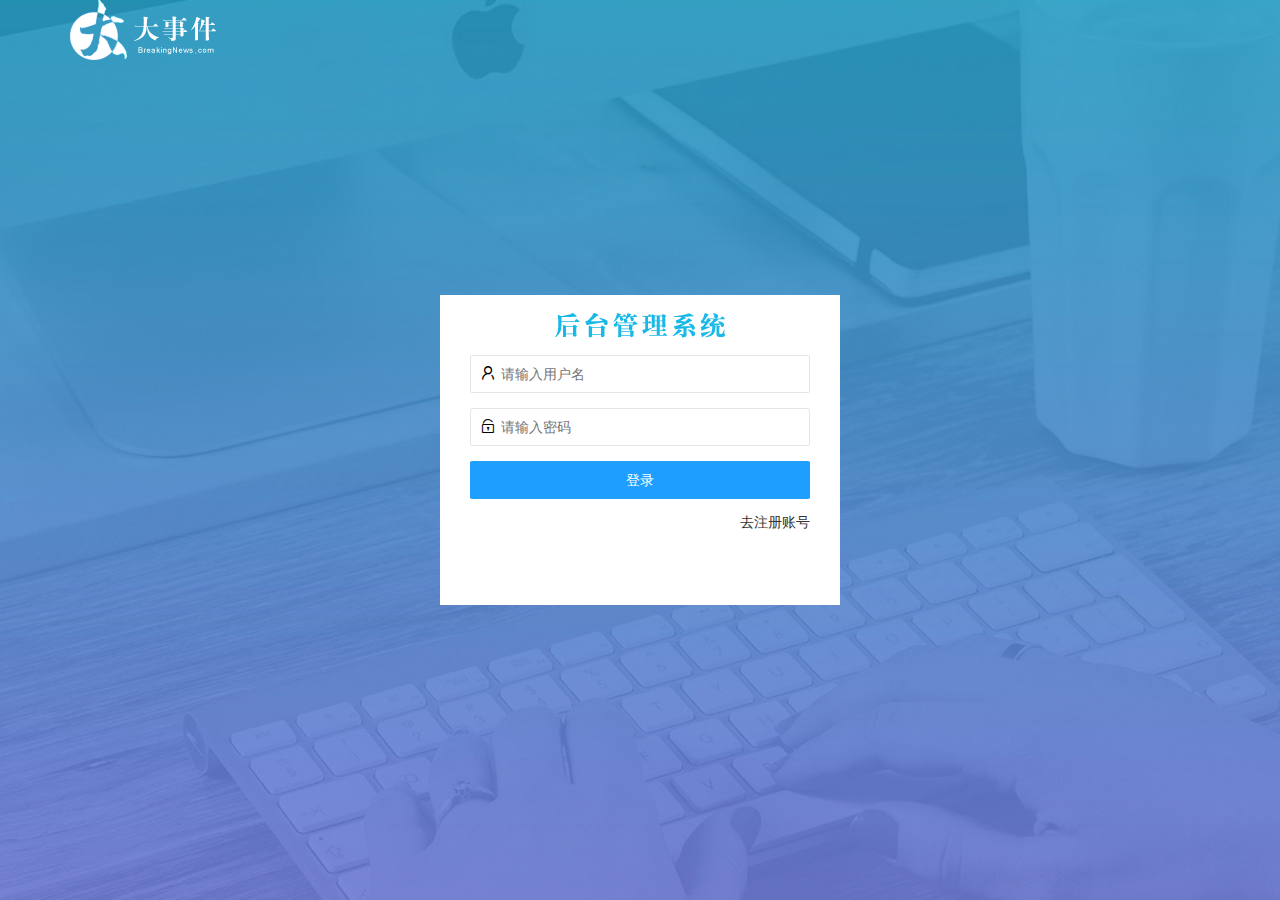
<file: login.html>
<!DOCTYPE html>
<html lang="en">
<head>
  <meta charset="UTF-8">
  <meta name="viewport" content="width=device-width, initial-scale=1.0">
  <title>大事件-登录/注册</title>
  <link rel="stylesheet" href="./assets/css/login.css">
  <link rel="stylesheet" href="./assets/lib/layui/css/layui.css">
</head>
<body>
  <!-- logo -->
  <div class="layui-main">
    <img src="./assets/images/logo.png">
  </div>
  <!-- 注册登录窗口 -->
  <div class="loginRegisterBox">
    <div class="login-img"></div>
    <!-- 登录表单 -->
    <div class="login-conetent">
      <form class="layui-form" id="loginForm">
        <!-- 用户名表单 -->
        <div class="layui-form-item iconDv">
          <i class="layui-icon layui-icon-username form-icon"></i>
          <input type="text" name="username" required  lay-verify="required" placeholder="请输入用户名" class="layui-input">
        </div>
        <!-- 确认密码表单 -->
        <div class="layui-form-item iconDv">
          <i class="layui-icon layui-icon-password form-icon"></i>
          <input type="password" name="password" required  lay-verify="required|pwd" placeholder="请输入密码" class="layui-input">
        </div>
        <div class="layui-form-item">
          <button type="button" class="layui-btn layui-btn-fluid layui-btn-normal logbtn" lay-submit>登录</button>
        </div>
        <!-- 登录窗口 -->
        <div class="loginBox layui-form-item links">
          <a href="javascript:;" id="toRegis">去注册账号</a>
        </div>
      </form>
    </div>
    <!-- 注册表单 -->
    <div class="reg-conetent">
      <form class="layui-form" id="regForm">
        <!-- 用户名表单 -->
        <div class="layui-form-item iconDv">
          <i class="layui-icon layui-icon-username form-icon"></i>
          <input type="text" name="username" required  lay-verify="required" placeholder="请输入用户名" class="layui-input">
        </div>
        <!-- 确认密码表单 -->
        <div class="layui-form-item iconDv">
          <i class="layui-icon layui-icon-password form-icon"></i>
          <input type="password" name="password" required  lay-verify="required|pwd" placeholder="请输入密码" class="layui-input">
        </div>
        <!-- 再次确认密码表单 -->
        <div class="layui-form-item iconDv">
          <i class="layui-icon layui-icon-password form-icon"></i>
          <input type="password" name="repassword" required  lay-verify="required|pwd|repwd" placeholder="请再次输入密码" class="layui-input">
        </div>
        <div class="layui-form-item">
          <button class="layui-btn layui-btn-fluid layui-btn-normal" lay-submit>注册</button>
        </div>
        <!-- 注册窗口 -->
        <div class="loginBox layui-form-item links">
          <a href="javascript:;" id="toLogin">去登录账号</a>
        </div>
      </form>
    </div>
  </div>
  <script src="./assets/lib/jquery.js"></script>
  <script src="./assets/js/baseApi.js"></script>
  <script src="./assets/js/login.js"></script>
  <script src="./assets/lib/layui/layui.all.js"></script>
</body>
</html>
</file>
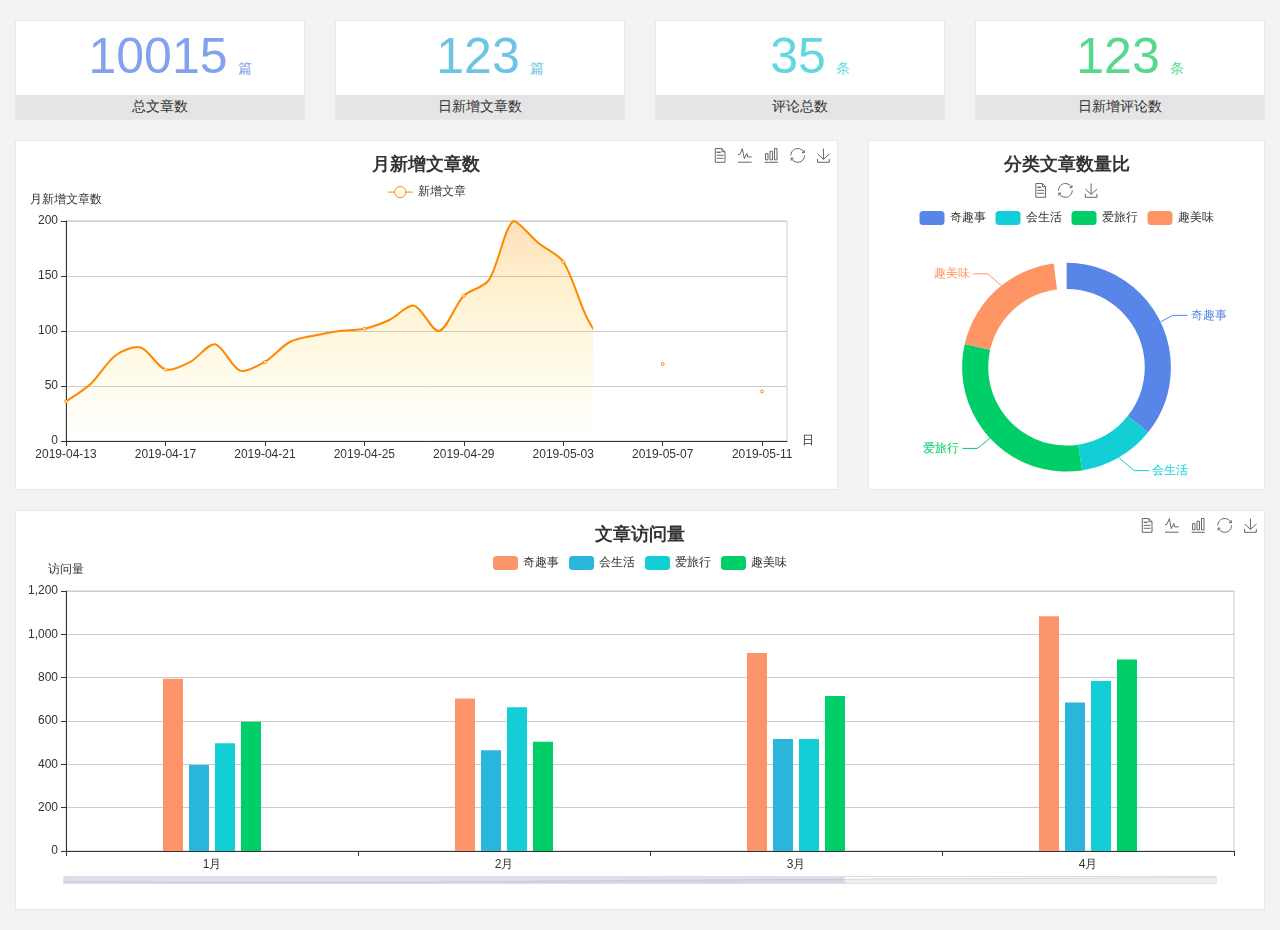
<file: home/dashboard.html>
<!DOCTYPE html>
<html lang="en">

<head>
  <meta charset="UTF-8">
  <meta name="viewport" content="width=device-width, initial-scale=1.0">
  <meta http-equiv="X-UA-Compatible" content="ie=edge">
  <title>图表统计</title>
  <link rel="stylesheet" href="../../assets/lib/bootstrap.css" />
  <link rel="stylesheet" href="../../assets/lib/main.css" />
  <script src="../../assets/lib/jquery.js"></script>
  <script type="text/javascript" src="../../assets/lib/echarts.min.js"></script>
</head>

<body>
  <div class="container-fluid">
    <div class="row spannel_list">
      <div class="col-sm-3 col-xs-6">
        <div class="spannel">
          <em>10015</em><span>篇</span>
          <b>总文章数</b>
        </div>
      </div>
      <div class="col-sm-3 col-xs-6">
        <div class="spannel scolor01">
          <em>123</em><span>篇</span>
          <b>日新增文章数</b>
        </div>
      </div>
      <div class="col-sm-3 col-xs-6">
        <div class="spannel scolor02">
          <em>35</em><span>条</span>
          <b>评论总数</b>
        </div>
      </div>
      <div class="col-sm-3 col-xs-6">
        <div class="spannel scolor03">
          <em>123</em><span>条</span>
          <b>日新增评论数</b>
        </div>
      </div>
    </div>
  </div>

  <div class="container-fluid">
    <div class="row curve-pie">
      <div class="col-lg-8 col-md-8">
        <div class="gragh_pannel" id="curve_show"></div>
      </div>
      <div class="col-lg-4 col-md-4">
        <div class="gragh_pannel" id="pie_show"></div>
      </div>
    </div>
  </div>

  <div class="container-fluid">
    <div class="column_pannel" id="column_show"></div>
  </div>

  <script>
    var oChart = echarts.init(document.getElementById('curve_show'));
    var aList_all = [
      { 'count': 36, 'date': '2019-04-13' },
      { 'count': 52, 'date': '2019-04-14' },
      { 'count': 78, 'date': '2019-04-15' },
      { 'count': 85, 'date': '2019-04-16' },
      { 'count': 65, 'date': '2019-04-17' },
      { 'count': 72, 'date': '2019-04-18' },
      { 'count': 88, 'date': '2019-04-19' },
      { 'count': 64, 'date': '2019-04-20' },
      { 'count': 72, 'date': '2019-04-21' },
      { 'count': 90, 'date': '2019-04-22' },
      { 'count': 96, 'date': '2019-04-23' },
      { 'count': 100, 'date': '2019-04-24' },
      { 'count': 102, 'date': '2019-04-25' },
      { 'count': 110, 'date': '2019-04-26' },
      { 'count': 123, 'date': '2019-04-27' },
      { 'count': 100, 'date': '2019-04-28' },
      { 'count': 132, 'date': '2019-04-29' },
      { 'count': 146, 'date': '2019-04-30' },
      { 'count': 200, 'date': '2019-05-01' },
      { 'count': 180, 'date': '2019-05-02' },
      { 'count': 163, 'date': '2019-05-03' },
      { 'count': 110, 'date': '2019-05-04' },
      { 'count': 80, 'date': '2019-05-05' },
      { 'count': 82, 'date': '2019-05-06' },
      { 'count': 70, 'date': '2019-05-07' },
      { 'count': 65, 'date': '2019-05-08' },
      { 'count': 54, 'date': '2019-05-09' },
      { 'count': 40, 'date': '2019-05-10' },
      { 'count': 45, 'date': '2019-05-11' },
      { 'count': 38, 'date': '2019-05-12' },
    ];

    let aCount = [];
    let aDate = [];

    for (var i = 0; i < aList_all.length; i++) {
      aCount.push(aList_all[i].count);
      aDate.push(aList_all[i].date);
    }

    var chartopt = {
      title: {
        text: '月新增文章数',
        left: 'center',
        top: '10'
      },
      tooltip: {
        trigger: 'axis'
      },
      legend: {
        data: ['新增文章'],
        top: '40'
      },
      toolbox: {
        show: true,
        feature: {
          mark: { show: true },
          dataView: { show: true, readOnly: false },
          magicType: { show: true, type: ['line', 'bar'] },
          restore: { show: true },
          saveAsImage: { show: true }
        }
      },
      calculable: true,
      xAxis: [
        {
          name: '日',
          type: 'category',
          boundaryGap: false,
          data: aDate
        }
      ],
      yAxis: [
        {
          name: '月新增文章数',
          type: 'value'
        }
      ],
      series: [
        {
          name: '新增文章',
          type: 'line',
          smooth: true,
          itemStyle: { normal: { areaStyle: { type: 'default' }, color: '#f80' }, lineStyle: { color: '#f80' } },
          data: aCount
        }],
      areaStyle: {
        normal: {
          color: new echarts.graphic.LinearGradient(0, 0, 0, 1, [{
            offset: 0,
            color: 'rgba(255,136,0,0.39)'
          }, {
            offset: .34,
            color: 'rgba(255,180,0,0.25)'
          }, {
            offset: 1,
            color: 'rgba(255,222,0,0.00)'
          }])

        }
      },
      grid: {
        show: true,
        x: 50,
        x2: 50,
        y: 80,
        height: 220
      }
    };

    oChart.setOption(chartopt);


    var oPie = echarts.init(document.getElementById('pie_show'));
    var oPieopt =
    {
      title: {
        top: 10,
        text: '分类文章数量比',
        x: 'center'
      },
      tooltip: {
        trigger: 'item',
        formatter: "{a} <br/>{b} : {c} ({d}%)"
      },
      color: ['#5885e8', '#13cfd5', '#00ce68', '#ff9565'],
      legend: {
        x: 'center',
        top: 65,
        data: ['奇趣事', '会生活', '爱旅行', '趣美味']
      },
      toolbox: {
        show: true,
        x: 'center',
        top: 35,
        feature: {
          mark: { show: true },
          dataView: { show: true, readOnly: false },
          magicType: {
            show: true,
            type: ['pie', 'funnel'],
            option: {
              funnel: {
                x: '25%',
                width: '50%',
                funnelAlign: 'left',
                max: 1548
              }
            }
          },
          restore: { show: true },
          saveAsImage: { show: true }
        }
      },
      calculable: true,
      series: [
        {
          name: '访问来源',
          type: 'pie',
          radius: ['45%', '60%'],
          center: ['50%', '65%'],
          data: [
            { value: 300, name: '奇趣事' },
            { value: 100, name: '会生活' },
            { value: 260, name: '爱旅行' },
            { value: 180, name: '趣美味' }
          ]
        }
      ]
    };
    oPie.setOption(oPieopt);



    var oColumn = this.echarts.init(document.getElementById('column_show'));
    var oColumnopt =
    {
      title: {
        text: '文章访问量',
        left: 'center',
        top: '10'
      },
      tooltip: {
        trigger: 'axis'
      },
      legend: {
        data: ['奇趣事', '会生活', '爱旅行', '趣美味'],
        top: '40'
      },
      toolbox: {
        show: true,
        feature: {
          mark: { show: true },
          dataView: { show: true, readOnly: false },
          magicType: { show: true, type: ['line', 'bar'] },
          restore: { show: true },
          saveAsImage: { show: true }
        }
      },
      calculable: true,
      xAxis: [
        {
          type: 'category',
          data: ['1月', '2月', '3月', '4月', '5月']
        }
      ],
      yAxis: [
        {
          name: '访问量',
          type: 'value'
        }
      ],
      series: [
        {
          name: '奇趣事',
          type: 'bar',
          barWidth: 20,
          itemStyle: {
            normal: { areaStyle: { type: 'default' }, color: '#fd956a' }
          },
          data: [800, 708, 920, 1090, 1200]
        },
        {
          name: '会生活',
          type: 'bar',
          barWidth: 20,
          itemStyle: {
            normal: { areaStyle: { type: 'default' }, color: '#2bb6db' }
          },
          data: [400, 468, 520, 690, 800]
        },
        {
          name: '爱旅行',
          type: 'bar',
          barWidth: 20,
          itemStyle: {
            normal: { areaStyle: { type: 'default' }, color: '#13cfd5' }
          },
          data: [500, 668, 520, 790, 900]
        },
        {
          name: '趣美味',
          type: 'bar',
          barWidth: 20,
          itemStyle: {
            normal: { areaStyle: { type: 'default' }, color: '#00ce68' }
          },
          data: [600, 508, 720, 890, 1000]
        }
      ],
      grid: {
        show: true,
        x: 50,
        x2: 30,
        y: 80,
        height: 260
      },
      dataZoom: [//给x轴设置滚动条
        {
          start: 0,//默认为0
          end: 100 - 1000 / 31,//默认为100
          type: 'slider',
          show: true,
          xAxisIndex: [0],
          handleSize: 0,//滑动条的 左右2个滑动条的大小
          height: 8,//组件高度
          left: 45, //左边的距离
          right: 50,//右边的距离
          bottom: 26,//右边的距离
          handleColor: '#ddd',//h滑动图标的颜色
          handleStyle: {
            borderColor: "#cacaca",
            borderWidth: "1",
            shadowBlur: 2,
            background: "#ddd",
            shadowColor: "#ddd",
          }
        }]
    };
    oColumn.setOption(oColumnopt);
  </script>
</body>

</html>
</file>
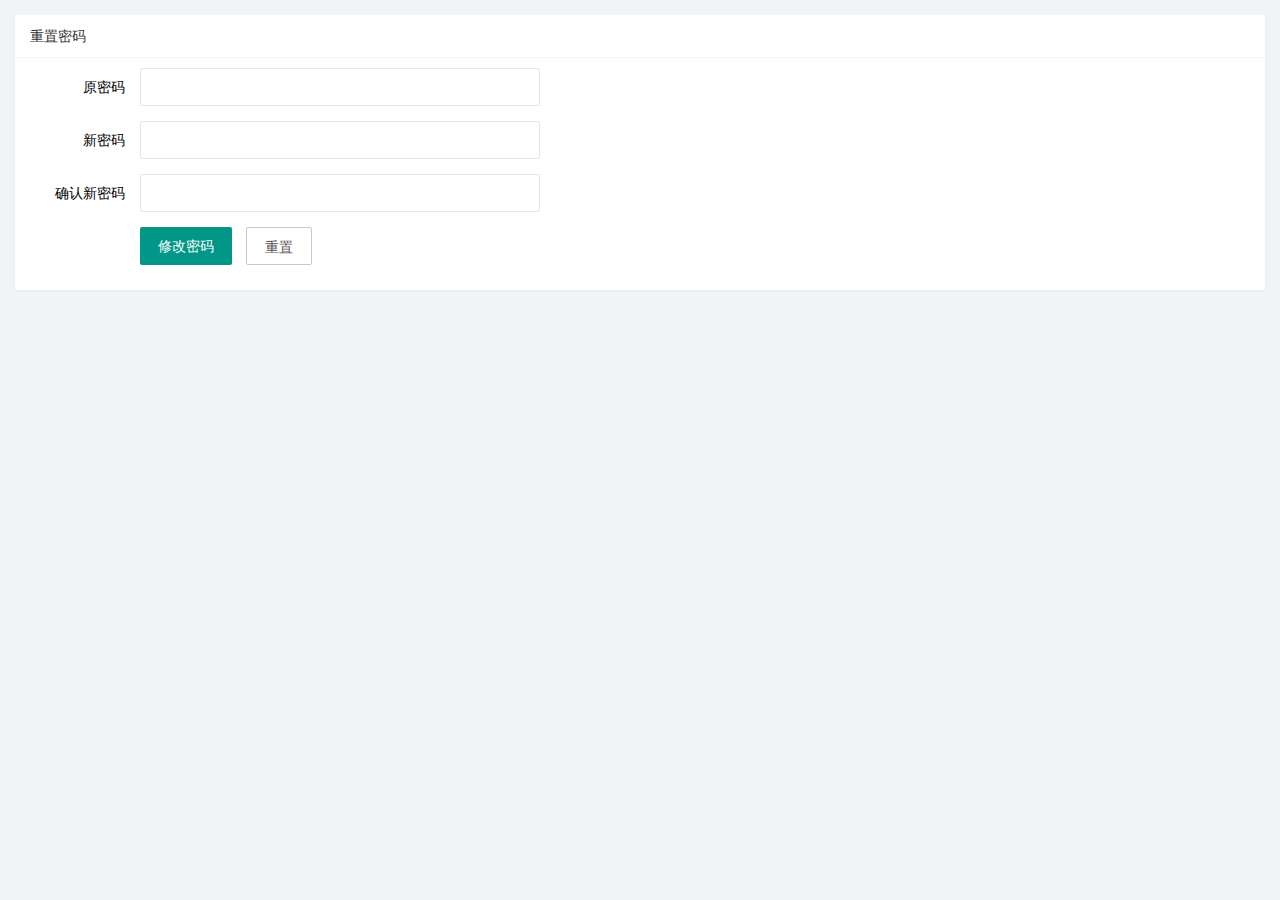
<file: user/reset_pw.html>
<!DOCTYPE html>
<html lang="en">
<head>
  <meta charset="UTF-8">
  <meta name="viewport" content="width=device-width, initial-scale=1.0">
  <title>重置密码</title>
  <link href="../assets/lib/layui/css/layui.css" rel="stylesheet">
  <link href="../assets/css/user/reset_pwd.css" rel="stylesheet">
</head>
<body>
  <div class="layui-card">
    <div class="layui-card-header">重置密码</div>
    <div class="layui-card-body">
      <form class="layui-form" action="">
        <div class="layui-form-item">
          <label class="layui-form-label">原密码</label>
          <div class="layui-input-inline">
            <input type="password" name="oldPwd" required lay-verify="required|pwd" placeholder="" autocomplete="off" class="layui-input">
          </div>
        </div>
        <div class="layui-form-item">
          <label class="layui-form-label">新密码</label>
          <div class="layui-input-inline">
            <input type="password" name="newPwd" required lay-verify="required|pwd|samePw" placeholder="" autocomplete="off" class="layui-input">
          </div>
        </div>
        <div class="layui-form-item">
          <label class="layui-form-label">确认新密码</label>
          <div class="layui-input-inline">
            <input type="password" name="renewPwd" required lay-verify="required|comfirm" placeholder="" autocomplete="off" class="layui-input">
          </div>
        </div>
        <div class="layui-form-item">
          <div class="layui-input-block">
            <button class="layui-btn" lay-submit lay-filter="revisepw">修改密码</button>
            <button type="reset" class="layui-btn layui-btn-primary">重置</button>
          </div>
        </div>
      </form>
    </div>
  </div>
  <script src="../assets/lib/jquery.js"></script>
  <script src="../assets/lib/layui/layui.all.js"></script>
  <script src="../assets/js/baseApi.js"></script>
  <script src="../assets/js/reset_pwd.js"></script>
</body>
</html>
</file>
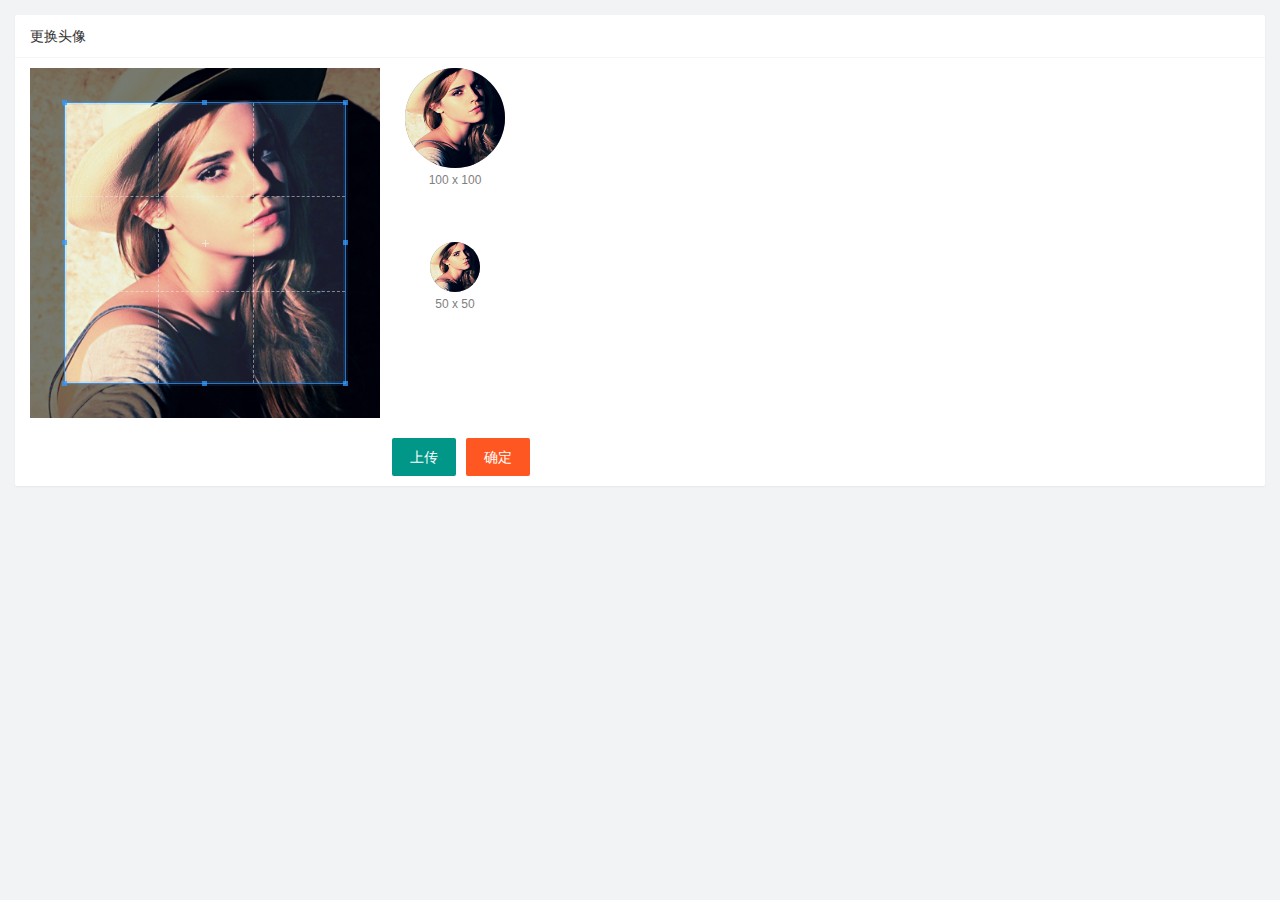
<file: user/user_avatar.html>
<!DOCTYPE html>
<html lang="en">
<head>
  <meta charset="UTF-8">
  <meta name="viewport" content="width=device-width, initial-scale=1.0">
  <title>更换头像</title>
  <link href="../assets/lib/layui/css/layui.css" rel="stylesheet">
  <link rel="stylesheet" href="../assets/lib/cropper/cropper.css" />
  <link href="../assets/css/user/user_avatar.css" rel="stylesheet">
</head>
<body>
  <div class="layui-card">
    <div class="layui-card-header">更换头像</div>
    <div class="layui-card-body">
      <!-- 第一行的图片裁剪和预览区域 -->
     <div class="row1">
      <!-- 图片裁剪区域 -->
      <div class="cropper-box">
        <!-- 这个 img 标签很重要，将来会把它初始化为裁剪区域 -->
        <img id="image" src="/assets/images/sample.jpg" />
      </div>
      <!-- 图片的预览区域 -->
      <div class="preview-box">
        <div>
          <!-- 宽高为 100px 的预览区域 -->
          <div class="img-preview w100"></div>
          <p class="size">100 x 100</p>
        </div>
        <div>
          <!-- 宽高为 50px 的预览区域 -->
          <div class="img-preview w50"></div>
          <p class="size">50 x 50</p>
        </div>
      </div>
    </div>  
    <div class="row2">
      <input type="file" id="file" accept="image/png,image/jpeg" />
      <button type="button" class="layui-btn" id="btnChooseImage">上传</button>
      <button type="button" class="layui-btn layui-btn-danger" id="btnUpload">确定</button>
    </div>
    </div>
  </div>
  <script src="../assets/lib/jquery.js"></script>
  <script src="../assets/lib/cropper/Cropper.js"></script>
  <script src="../assets/lib/cropper/jquery-cropper.js"></script>
  <script src="../assets/lib/layui/layui.all.js"></script>
  <script src="../assets/js/baseApi.js"></script>
  <script src="../assets/js/user_avatar.js"></script>
</body>
</html>
</file>
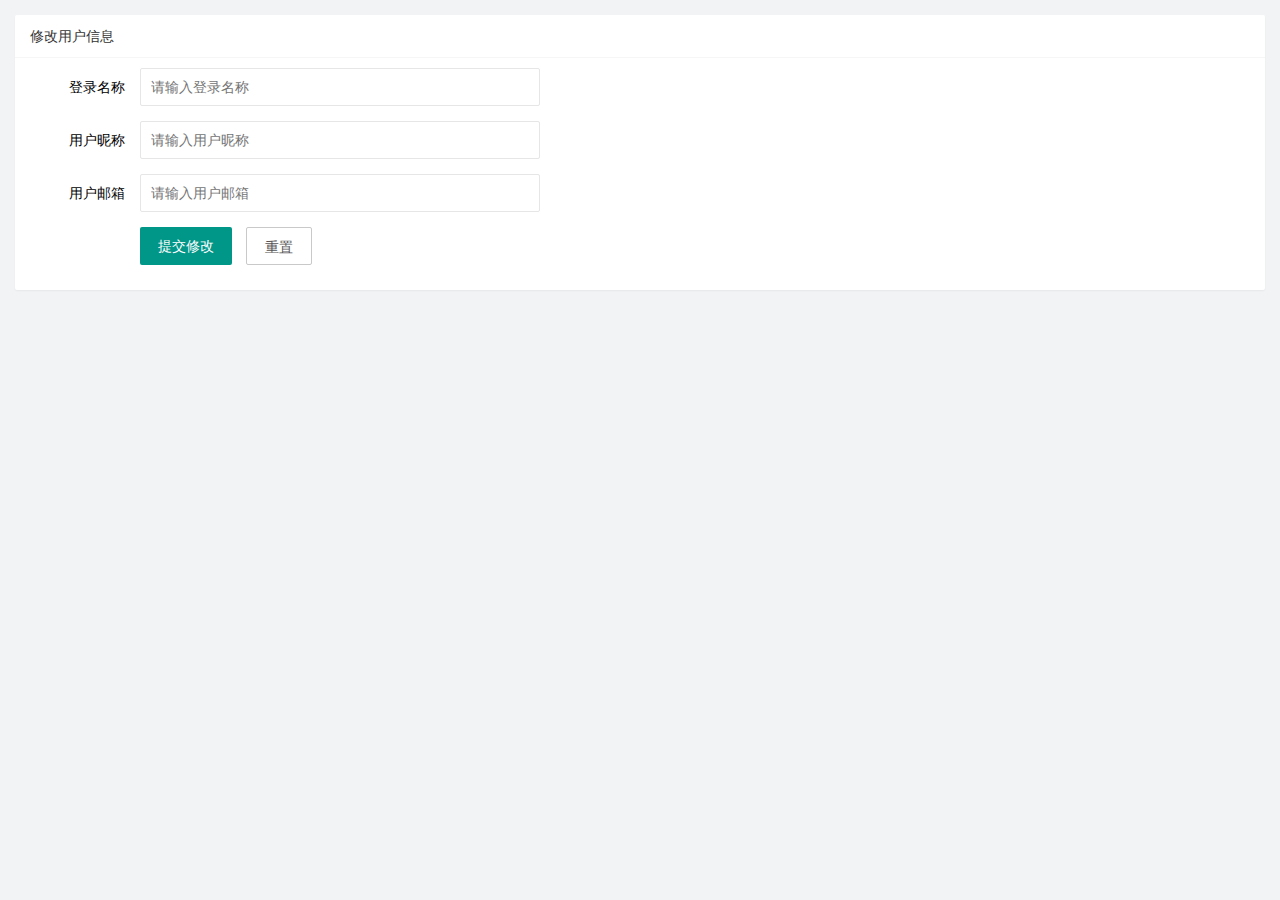
<file: user/user_info.html>
<!DOCTYPE html>
<html lang="en">
<head>
  <meta charset="UTF-8">
  <meta name="viewport" content="width=device-width, initial-scale=1.0">
  <title>基本资料</title>
  <link href="../assets/lib/layui/css/layui.css" rel="stylesheet">
  <link href="../assets/css/user/user_info.css" rel="stylesheet">
</head>
<body>
  <div class="layui-card">
    <div class="layui-card-header">修改用户信息</div>
    <div class="layui-card-body">
      <form class="layui-form" id="data_form" lay-filter="form_filter"y>
        <div class="layui-form-item">
          <label class="layui-form-label">登录名称</label>
          <div class="layui-input-block">
            <input type="text" name="username" required  lay-verify="required|lgLength" placeholder="请输入登录名称" autocomplete="off" class="layui-input" disabled>
          </div>
        </div>
        <div class="layui-form-item">
          <label class="layui-form-label">用户昵称</label>
          <div class="layui-input-block">
            <input type="text" name="nickname" required  lay-verify="required|usLength" placeholder="请输入用户昵称" autocomplete="off" class="layui-input">
          </div>
        </div>
        <div class="layui-form-item">
          <label class="layui-form-label">用户邮箱</label>
          <div class="layui-input-block">
            <input type="text" name="email" required  lay-verify="required|email" placeholder="请输入用户邮箱" autocomplete="off" class="layui-input">
          </div>
        </div>
        <div class="layui-form-item"> 
          <div class="layui-input-block">
            <button type="button" class="layui-btn submit-btn" lay-submit lay-filter="action">提交修改</button>
            <button type="button" class="layui-btn layui-btn-primary" id="reset">重置</button>
          </div>
        </div>
      </form>
    </div>
  </div>
  <script src="../assets/lib/jquery.js"></script>
  <script src="../assets/lib/layui/layui.all.js"></script>
  <script src="../assets/js/baseApi.js"></script>
  <script src="../assets/js/user_info.js"></script>
</body>
</html>
</file>
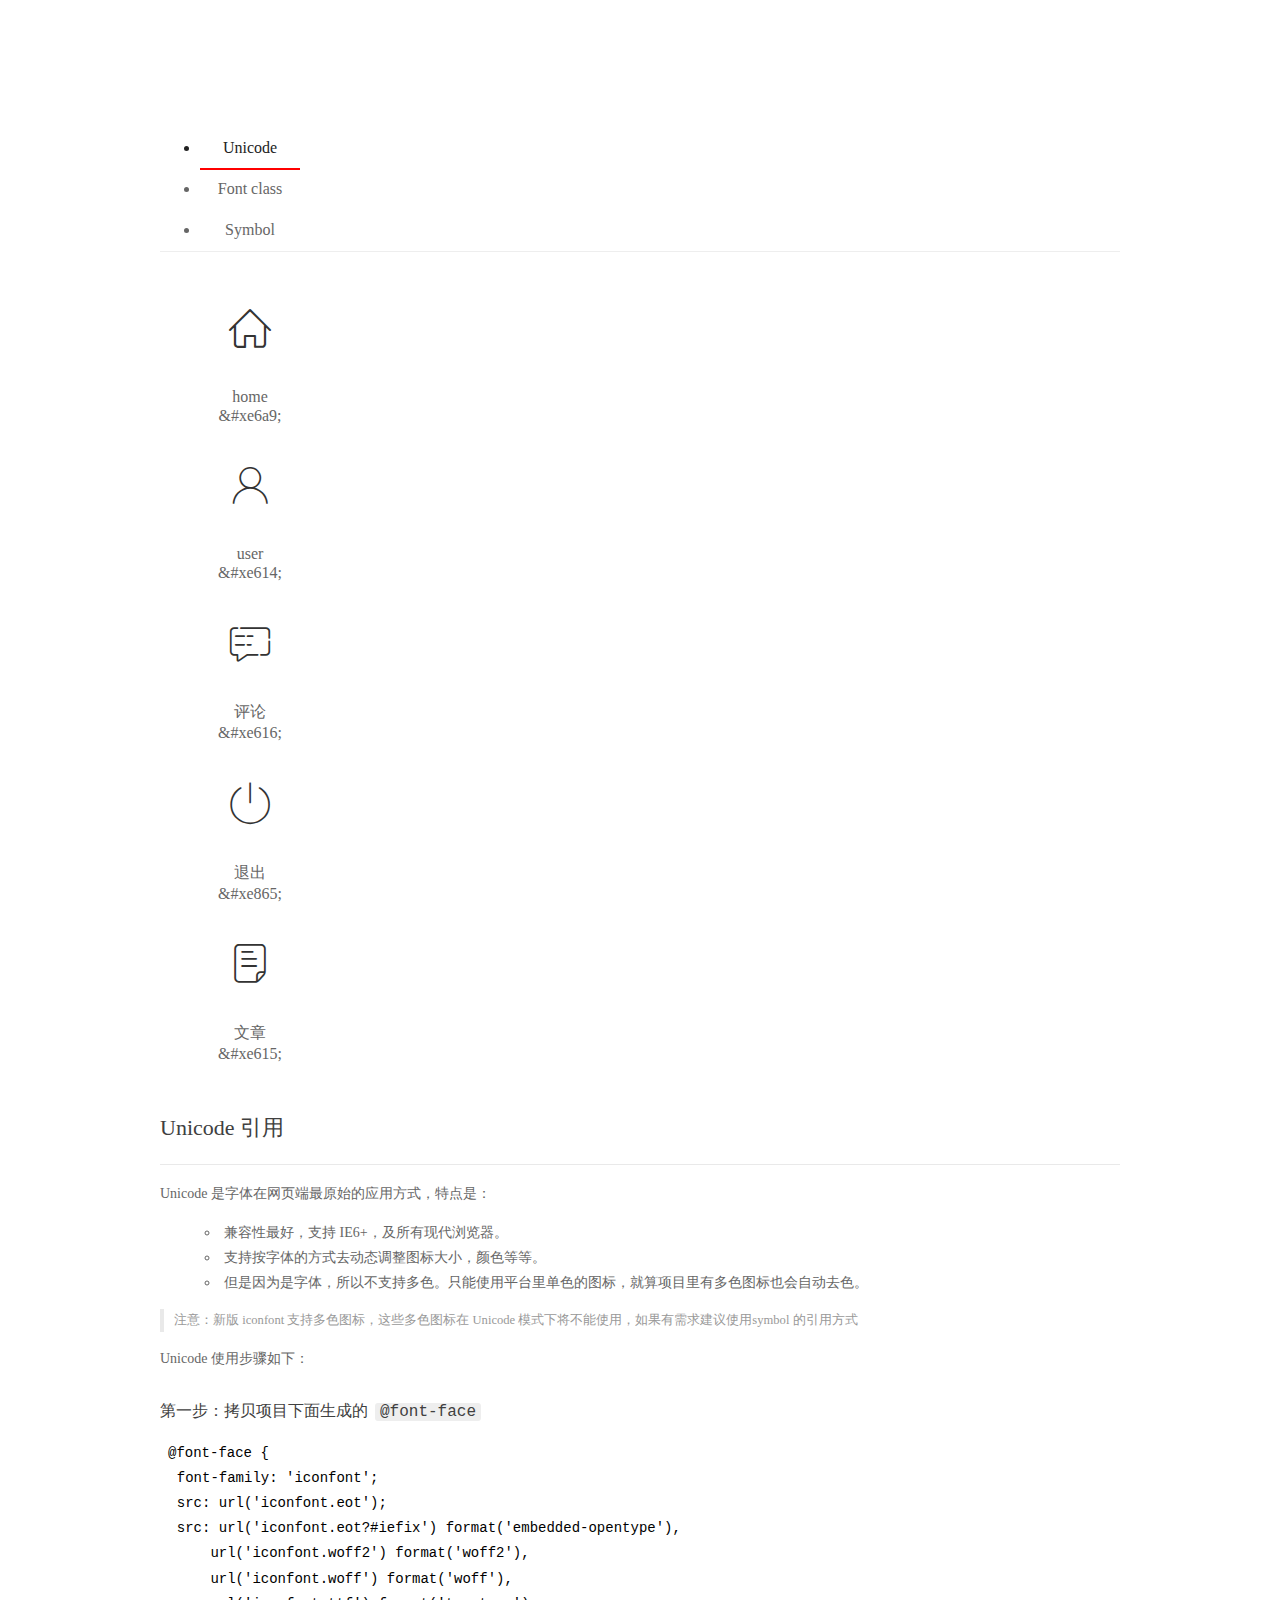
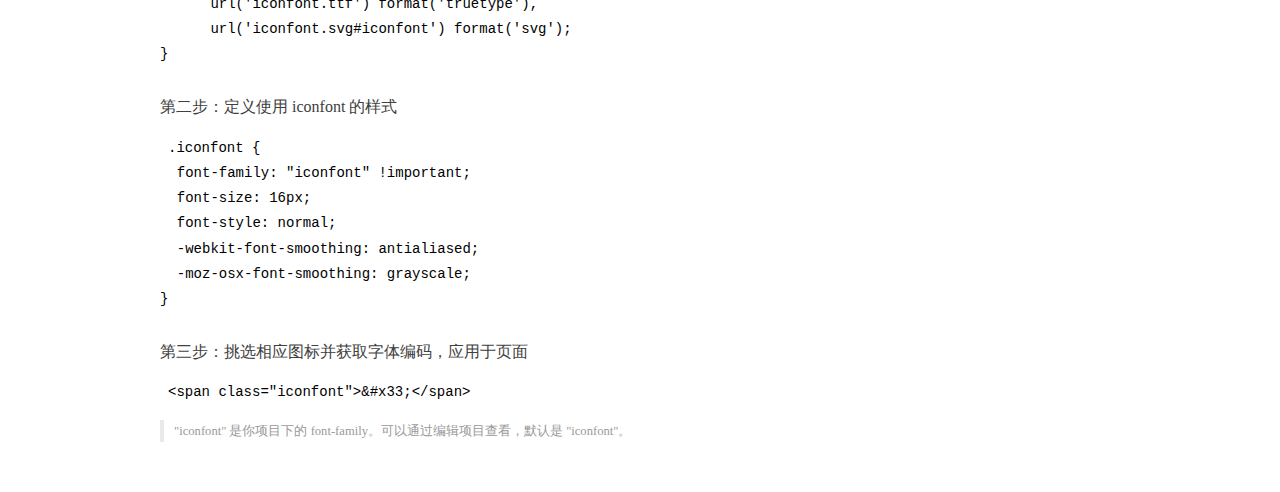
<file: assets/fonts/demo_index.html>
<!DOCTYPE html>
<html>
<head>
  <meta charset="utf-8"/>
  <title>IconFont Demo</title>
  <link rel="shortcut icon" href="https://gtms04.alicdn.com/tps/i4/TB1_oz6GVXXXXaFXpXXJDFnIXXX-64-64.ico" type="image/x-icon"/>
  <link rel="stylesheet" href="https://g.alicdn.com/thx/cube/1.3.2/cube.min.css">
  <link rel="stylesheet" href="demo.css">
  <link rel="stylesheet" href="iconfont.css">
  <script src="iconfont.js"></script>
  <!-- jQuery -->
  <script src="https://a1.alicdn.com/oss/uploads/2018/12/26/7bfddb60-08e8-11e9-9b04-53e73bb6408b.js"></script>
  <!-- 代码高亮 -->
  <script src="https://a1.alicdn.com/oss/uploads/2018/12/26/a3f714d0-08e6-11e9-8a15-ebf944d7534c.js"></script>
</head>
<body>
  <div class="main">
    <h1 class="logo"><a href="https://www.iconfont.cn/" title="iconfont 首页" target="_blank">&#xe86b;</a></h1>
    <div class="nav-tabs">
      <ul id="tabs" class="dib-box">
        <li class="dib active"><span>Unicode</span></li>
        <li class="dib"><span>Font class</span></li>
        <li class="dib"><span>Symbol</span></li>
      </ul>
      
    </div>
    <div class="tab-container">
      <div class="content unicode" style="display: block;">
          <ul class="icon_lists dib-box">
          
            <li class="dib">
              <span class="icon iconfont">&#xe6a9;</span>
                <div class="name">home</div>
                <div class="code-name">&amp;#xe6a9;</div>
              </li>
          
            <li class="dib">
              <span class="icon iconfont">&#xe614;</span>
                <div class="name">user</div>
                <div class="code-name">&amp;#xe614;</div>
              </li>
          
            <li class="dib">
              <span class="icon iconfont">&#xe616;</span>
                <div class="name">评论</div>
                <div class="code-name">&amp;#xe616;</div>
              </li>
          
            <li class="dib">
              <span class="icon iconfont">&#xe865;</span>
                <div class="name">退出</div>
                <div class="code-name">&amp;#xe865;</div>
              </li>
          
            <li class="dib">
              <span class="icon iconfont">&#xe615;</span>
                <div class="name">文章</div>
                <div class="code-name">&amp;#xe615;</div>
              </li>
          
          </ul>
          <div class="article markdown">
          <h2 id="unicode-">Unicode 引用</h2>
          <hr>

          <p>Unicode 是字体在网页端最原始的应用方式，特点是：</p>
          <ul>
            <li>兼容性最好，支持 IE6+，及所有现代浏览器。</li>
            <li>支持按字体的方式去动态调整图标大小，颜色等等。</li>
            <li>但是因为是字体，所以不支持多色。只能使用平台里单色的图标，就算项目里有多色图标也会自动去色。</li>
          </ul>
          <blockquote>
            <p>注意：新版 iconfont 支持多色图标，这些多色图标在 Unicode 模式下将不能使用，如果有需求建议使用symbol 的引用方式</p>
          </blockquote>
          <p>Unicode 使用步骤如下：</p>
          <h3 id="-font-face">第一步：拷贝项目下面生成的 <code>@font-face</code></h3>
<pre><code class="language-css"
>@font-face {
  font-family: 'iconfont';
  src: url('iconfont.eot');
  src: url('iconfont.eot?#iefix') format('embedded-opentype'),
      url('iconfont.woff2') format('woff2'),
      url('iconfont.woff') format('woff'),
      url('iconfont.ttf') format('truetype'),
      url('iconfont.svg#iconfont') format('svg');
}
</code></pre>
          <h3 id="-iconfont-">第二步：定义使用 iconfont 的样式</h3>
<pre><code class="language-css"
>.iconfont {
  font-family: "iconfont" !important;
  font-size: 16px;
  font-style: normal;
  -webkit-font-smoothing: antialiased;
  -moz-osx-font-smoothing: grayscale;
}
</code></pre>
          <h3 id="-">第三步：挑选相应图标并获取字体编码，应用于页面</h3>
<pre>
<code class="language-html"
>&lt;span class="iconfont"&gt;&amp;#x33;&lt;/span&gt;
</code></pre>
          <blockquote>
            <p>"iconfont" 是你项目下的 font-family。可以通过编辑项目查看，默认是 "iconfont"。</p>
          </blockquote>
          </div>
      </div>
      <div class="content font-class">
        <ul class="icon_lists dib-box">
          
          <li class="dib">
            <span class="icon iconfont icon-home"></span>
            <div class="name">
              home
            </div>
            <div class="code-name">.icon-home
            </div>
          </li>
          
          <li class="dib">
            <span class="icon iconfont icon-user"></span>
            <div class="name">
              user
            </div>
            <div class="code-name">.icon-user
            </div>
          </li>
          
          <li class="dib">
            <span class="icon iconfont icon-pinglun"></span>
            <div class="name">
              评论
            </div>
            <div class="code-name">.icon-pinglun
            </div>
          </li>
          
          <li class="dib">
            <span class="icon iconfont icon-tuichu"></span>
            <div class="name">
              退出
            </div>
            <div class="code-name">.icon-tuichu
            </div>
          </li>
          
          <li class="dib">
            <span class="icon iconfont icon-16"></span>
            <div class="name">
              文章
            </div>
            <div class="code-name">.icon-16
            </div>
          </li>
          
        </ul>
        <div class="article markdown">
        <h2 id="font-class-">font-class 引用</h2>
        <hr>

        <p>font-class 是 Unicode 使用方式的一种变种，主要是解决 Unicode 书写不直观，语意不明确的问题。</p>
        <p>与 Unicode 使用方式相比，具有如下特点：</p>
        <ul>
          <li>兼容性良好，支持 IE8+，及所有现代浏览器。</li>
          <li>相比于 Unicode 语意明确，书写更直观。可以很容易分辨这个 icon 是什么。</li>
          <li>因为使用 class 来定义图标，所以当要替换图标时，只需要修改 class 里面的 Unicode 引用。</li>
          <li>不过因为本质上还是使用的字体，所以多色图标还是不支持的。</li>
        </ul>
        <p>使用步骤如下：</p>
        <h3 id="-fontclass-">第一步：引入项目下面生成的 fontclass 代码：</h3>
<pre><code class="language-html">&lt;link rel="stylesheet" href="./iconfont.css"&gt;
</code></pre>
        <h3 id="-">第二步：挑选相应图标并获取类名，应用于页面：</h3>
<pre><code class="language-html">&lt;span class="iconfont icon-xxx"&gt;&lt;/span&gt;
</code></pre>
        <blockquote>
          <p>"
            iconfont" 是你项目下的 font-family。可以通过编辑项目查看，默认是 "iconfont"。</p>
        </blockquote>
      </div>
      </div>
      <div class="content symbol">
          <ul class="icon_lists dib-box">
          
            <li class="dib">
                <svg class="icon svg-icon" aria-hidden="true">
                  <use xlink:href="#icon-home"></use>
                </svg>
                <div class="name">home</div>
                <div class="code-name">#icon-home</div>
            </li>
          
            <li class="dib">
                <svg class="icon svg-icon" aria-hidden="true">
                  <use xlink:href="#icon-user"></use>
                </svg>
                <div class="name">user</div>
                <div class="code-name">#icon-user</div>
            </li>
          
            <li class="dib">
                <svg class="icon svg-icon" aria-hidden="true">
                  <use xlink:href="#icon-pinglun"></use>
                </svg>
                <div class="name">评论</div>
                <div class="code-name">#icon-pinglun</div>
            </li>
          
            <li class="dib">
                <svg class="icon svg-icon" aria-hidden="true">
                  <use xlink:href="#icon-tuichu"></use>
                </svg>
                <div class="name">退出</div>
                <div class="code-name">#icon-tuichu</div>
            </li>
          
            <li class="dib">
                <svg class="icon svg-icon" aria-hidden="true">
                  <use xlink:href="#icon-16"></use>
                </svg>
                <div class="name">文章</div>
                <div class="code-name">#icon-16</div>
            </li>
          
          </ul>
          <div class="article markdown">
          <h2 id="symbol-">Symbol 引用</h2>
          <hr>

          <p>这是一种全新的使用方式，应该说这才是未来的主流，也是平台目前推荐的用法。相关介绍可以参考这篇<a href="">文章</a>
            这种用法其实是做了一个 SVG 的集合，与另外两种相比具有如下特点：</p>
          <ul>
            <li>支持多色图标了，不再受单色限制。</li>
            <li>通过一些技巧，支持像字体那样，通过 <code>font-size</code>, <code>color</code> 来调整样式。</li>
            <li>兼容性较差，支持 IE9+，及现代浏览器。</li>
            <li>浏览器渲染 SVG 的性能一般，还不如 png。</li>
          </ul>
          <p>使用步骤如下：</p>
          <h3 id="-symbol-">第一步：引入项目下面生成的 symbol 代码：</h3>
<pre><code class="language-html">&lt;script src="./iconfont.js"&gt;&lt;/script&gt;
</code></pre>
          <h3 id="-css-">第二步：加入通用 CSS 代码（引入一次就行）：</h3>
<pre><code class="language-html">&lt;style&gt;
.icon {
  width: 1em;
  height: 1em;
  vertical-align: -0.15em;
  fill: currentColor;
  overflow: hidden;
}
&lt;/style&gt;
</code></pre>
          <h3 id="-">第三步：挑选相应图标并获取类名，应用于页面：</h3>
<pre><code class="language-html">&lt;svg class="icon" aria-hidden="true"&gt;
  &lt;use xlink:href="#icon-xxx"&gt;&lt;/use&gt;
&lt;/svg&gt;
</code></pre>
          </div>
      </div>

    </div>
  </div>
  <script>
  $(document).ready(function () {
      $('.tab-container .content:first').show()

      $('#tabs li').click(function (e) {
        var tabContent = $('.tab-container .content')
        var index = $(this).index()

        if ($(this).hasClass('active')) {
          return
        } else {
          $('#tabs li').removeClass('active')
          $(this).addClass('active')

          tabContent.hide().eq(index).fadeIn()
        }
      })
    })
  </script>
</body>
</html>
</file>
<file: assets/css/login.css>
html, body {
  width: 100%;
  height: 100%;
  margin: 0;
  padding: 0;
  /* background-color: blue; */
  background: url("../images/login_bg.jpg") no-repeat center;
  background-size: cover;
}
.loginRegisterBox {
  width: 400px;
  height: 310px;
  background-color: #fff;
  position: absolute;
  left: 50%;
  top: 50%;
  transform: translate(-50%, -50%);
}
.login-img {
  height: 60px;
  background: url("../images/login_title.png") no-repeat center;
} 

.layui-form {
  padding: 0 30px;
}
.links {
  display: flex;
  justify-content: flex-end;
}
.reg-conetent {
  display: none;
}
.iconDv {
  position: relative;
}
.form-icon {
  position: absolute;
  left: 10px;
  top: 10px;
}
.layui-input{
  padding-left: 30px !important;
}
</file>
<file: assets/lib/layui/css/layui.css>
/** layui-v2.5.5 MIT License By https://www.layui.com */
 .layui-inline,img{display:inline-block;vertical-align:middle}h1,h2,h3,h4,h5,h6{font-weight:400}.layui-edge,.layui-header,.layui-inline,.layui-main{position:relative}.layui-body,.layui-edge,.layui-elip{overflow:hidden}.layui-btn,.layui-edge,.layui-inline,img{vertical-align:middle}.layui-btn,.layui-disabled,.layui-icon,.layui-unselect{-moz-user-select:none;-webkit-user-select:none;-ms-user-select:none}.layui-elip,.layui-form-checkbox span,.layui-form-pane .layui-form-label{text-overflow:ellipsis;white-space:nowrap}.layui-breadcrumb,.layui-tree-btnGroup{visibility:hidden}blockquote,body,button,dd,div,dl,dt,form,h1,h2,h3,h4,h5,h6,input,li,ol,p,pre,td,textarea,th,ul{margin:0;padding:0;-webkit-tap-highlight-color:rgba(0,0,0,0)}a:active,a:hover{outline:0}img{border:none}li{list-style:none}table{border-collapse:collapse;border-spacing:0}h4,h5,h6{font-size:100%}button,input,optgroup,option,select,textarea{font-family:inherit;font-size:inherit;font-style:inherit;font-weight:inherit;outline:0}pre{white-space:pre-wrap;white-space:-moz-pre-wrap;white-space:-pre-wrap;white-space:-o-pre-wrap;word-wrap:break-word}body{line-height:24px;font:14px Helvetica Neue,Helvetica,PingFang SC,Tahoma,Arial,sans-serif}hr{height:1px;margin:10px 0;border:0;clear:both}a{color:#333;text-decoration:none}a:hover{color:#777}a cite{font-style:normal;*cursor:pointer}.layui-border-box,.layui-border-box *{box-sizing:border-box}.layui-box,.layui-box *{box-sizing:content-box}.layui-clear{clear:both;*zoom:1}.layui-clear:after{content:'\20';clear:both;*zoom:1;display:block;height:0}.layui-inline{*display:inline;*zoom:1}.layui-edge{display:inline-block;width:0;height:0;border-width:6px;border-style:dashed;border-color:transparent}.layui-edge-top{top:-4px;border-bottom-color:#999;border-bottom-style:solid}.layui-edge-right{border-left-color:#999;border-left-style:solid}.layui-edge-bottom{top:2px;border-top-color:#999;border-top-style:solid}.layui-edge-left{border-right-color:#999;border-right-style:solid}.layui-disabled,.layui-disabled:hover{color:#d2d2d2!important;cursor:not-allowed!important}.layui-circle{border-radius:100%}.layui-show{display:block!important}.layui-hide{display:none!important}@font-face{font-family:layui-icon;src:url(../font/iconfont.eot?v=250);src:url(../font/iconfont.eot?v=250#iefix) format('embedded-opentype'),url(../font/iconfont.woff2?v=250) format('woff2'),url(../font/iconfont.woff?v=250) format('woff'),url(../font/iconfont.ttf?v=250) format('truetype'),url(../font/iconfont.svg?v=250#layui-icon) format('svg')}.layui-icon{font-family:layui-icon!important;font-size:16px;font-style:normal;-webkit-font-smoothing:antialiased;-moz-osx-font-smoothing:grayscale}.layui-icon-reply-fill:before{content:"\e611"}.layui-icon-set-fill:before{content:"\e614"}.layui-icon-menu-fill:before{content:"\e60f"}.layui-icon-search:before{content:"\e615"}.layui-icon-share:before{content:"\e641"}.layui-icon-set-sm:before{content:"\e620"}.layui-icon-engine:before{content:"\e628"}.layui-icon-close:before{content:"\1006"}.layui-icon-close-fill:before{content:"\1007"}.layui-icon-chart-screen:before{content:"\e629"}.layui-icon-star:before{content:"\e600"}.layui-icon-circle-dot:before{content:"\e617"}.layui-icon-chat:before{content:"\e606"}.layui-icon-release:before{content:"\e609"}.layui-icon-list:before{content:"\e60a"}.layui-icon-chart:before{content:"\e62c"}.layui-icon-ok-circle:before{content:"\1005"}.layui-icon-layim-theme:before{content:"\e61b"}.layui-icon-table:before{content:"\e62d"}.layui-icon-right:before{content:"\e602"}.layui-icon-left:before{content:"\e603"}.layui-icon-cart-simple:before{content:"\e698"}.layui-icon-face-cry:before{content:"\e69c"}.layui-icon-face-smile:before{content:"\e6af"}.layui-icon-survey:before{content:"\e6b2"}.layui-icon-tree:before{content:"\e62e"}.layui-icon-upload-circle:before{content:"\e62f"}.layui-icon-add-circle:before{content:"\e61f"}.layui-icon-download-circle:before{content:"\e601"}.layui-icon-templeate-1:before{content:"\e630"}.layui-icon-util:before{content:"\e631"}.layui-icon-face-surprised:before{content:"\e664"}.layui-icon-edit:before{content:"\e642"}.layui-icon-speaker:before{content:"\e645"}.layui-icon-down:before{content:"\e61a"}.layui-icon-file:before{content:"\e621"}.layui-icon-layouts:before{content:"\e632"}.layui-icon-rate-half:before{content:"\e6c9"}.layui-icon-add-circle-fine:before{content:"\e608"}.layui-icon-prev-circle:before{content:"\e633"}.layui-icon-read:before{content:"\e705"}.layui-icon-404:before{content:"\e61c"}.layui-icon-carousel:before{content:"\e634"}.layui-icon-help:before{content:"\e607"}.layui-icon-code-circle:before{content:"\e635"}.layui-icon-water:before{content:"\e636"}.layui-icon-username:before{content:"\e66f"}.layui-icon-find-fill:before{content:"\e670"}.layui-icon-about:before{content:"\e60b"}.layui-icon-location:before{content:"\e715"}.layui-icon-up:before{content:"\e619"}.layui-icon-pause:before{content:"\e651"}.layui-icon-date:before{content:"\e637"}.layui-icon-layim-uploadfile:before{content:"\e61d"}.layui-icon-delete:before{content:"\e640"}.layui-icon-play:before{content:"\e652"}.layui-icon-top:before{content:"\e604"}.layui-icon-friends:before{content:"\e612"}.layui-icon-refresh-3:before{content:"\e9aa"}.layui-icon-ok:before{content:"\e605"}.layui-icon-layer:before{content:"\e638"}.layui-icon-face-smile-fine:before{content:"\e60c"}.layui-icon-dollar:before{content:"\e659"}.layui-icon-group:before{content:"\e613"}.layui-icon-layim-download:before{content:"\e61e"}.layui-icon-picture-fine:before{content:"\e60d"}.layui-icon-link:before{content:"\e64c"}.layui-icon-diamond:before{content:"\e735"}.layui-icon-log:before{content:"\e60e"}.layui-icon-rate-solid:before{content:"\e67a"}.layui-icon-fonts-del:before{content:"\e64f"}.layui-icon-unlink:before{content:"\e64d"}.layui-icon-fonts-clear:before{content:"\e639"}.layui-icon-triangle-r:before{content:"\e623"}.layui-icon-circle:before{content:"\e63f"}.layui-icon-radio:before{content:"\e643"}.layui-icon-align-center:before{content:"\e647"}.layui-icon-align-right:before{content:"\e648"}.layui-icon-align-left:before{content:"\e649"}.layui-icon-loading-1:before{content:"\e63e"}.layui-icon-return:before{content:"\e65c"}.layui-icon-fonts-strong:before{content:"\e62b"}.layui-icon-upload:before{content:"\e67c"}.layui-icon-dialogue:before{content:"\e63a"}.layui-icon-video:before{content:"\e6ed"}.layui-icon-headset:before{content:"\e6fc"}.layui-icon-cellphone-fine:before{content:"\e63b"}.layui-icon-add-1:before{content:"\e654"}.layui-icon-face-smile-b:before{content:"\e650"}.layui-icon-fonts-html:before{content:"\e64b"}.layui-icon-form:before{content:"\e63c"}.layui-icon-cart:before{content:"\e657"}.layui-icon-camera-fill:before{content:"\e65d"}.layui-icon-tabs:before{content:"\e62a"}.layui-icon-fonts-code:before{content:"\e64e"}.layui-icon-fire:before{content:"\e756"}.layui-icon-set:before{content:"\e716"}.layui-icon-fonts-u:before{content:"\e646"}.layui-icon-triangle-d:before{content:"\e625"}.layui-icon-tips:before{content:"\e702"}.layui-icon-picture:before{content:"\e64a"}.layui-icon-more-vertical:before{content:"\e671"}.layui-icon-flag:before{content:"\e66c"}.layui-icon-loading:before{content:"\e63d"}.layui-icon-fonts-i:before{content:"\e644"}.layui-icon-refresh-1:before{content:"\e666"}.layui-icon-rmb:before{content:"\e65e"}.layui-icon-home:before{content:"\e68e"}.layui-icon-user:before{content:"\e770"}.layui-icon-notice:before{content:"\e667"}.layui-icon-login-weibo:before{content:"\e675"}.layui-icon-voice:before{content:"\e688"}.layui-icon-upload-drag:before{content:"\e681"}.layui-icon-login-qq:before{content:"\e676"}.layui-icon-snowflake:before{content:"\e6b1"}.layui-icon-file-b:before{content:"\e655"}.layui-icon-template:before{content:"\e663"}.layui-icon-auz:before{content:"\e672"}.layui-icon-console:before{content:"\e665"}.layui-icon-app:before{content:"\e653"}.layui-icon-prev:before{content:"\e65a"}.layui-icon-website:before{content:"\e7ae"}.layui-icon-next:before{content:"\e65b"}.layui-icon-component:before{content:"\e857"}.layui-icon-more:before{content:"\e65f"}.layui-icon-login-wechat:before{content:"\e677"}.layui-icon-shrink-right:before{content:"\e668"}.layui-icon-spread-left:before{content:"\e66b"}.layui-icon-camera:before{content:"\e660"}.layui-icon-note:before{content:"\e66e"}.layui-icon-refresh:before{content:"\e669"}.layui-icon-female:before{content:"\e661"}.layui-icon-male:before{content:"\e662"}.layui-icon-password:before{content:"\e673"}.layui-icon-senior:before{content:"\e674"}.layui-icon-theme:before{content:"\e66a"}.layui-icon-tread:before{content:"\e6c5"}.layui-icon-praise:before{content:"\e6c6"}.layui-icon-star-fill:before{content:"\e658"}.layui-icon-rate:before{content:"\e67b"}.layui-icon-template-1:before{content:"\e656"}.layui-icon-vercode:before{content:"\e679"}.layui-icon-cellphone:before{content:"\e678"}.layui-icon-screen-full:before{content:"\e622"}.layui-icon-screen-restore:before{content:"\e758"}.layui-icon-cols:before{content:"\e610"}.layui-icon-export:before{content:"\e67d"}.layui-icon-print:before{content:"\e66d"}.layui-icon-slider:before{content:"\e714"}.layui-icon-addition:before{content:"\e624"}.layui-icon-subtraction:before{content:"\e67e"}.layui-icon-service:before{content:"\e626"}.layui-icon-transfer:before{content:"\e691"}.layui-main{width:1140px;margin:0 auto}.layui-header{z-index:1000;height:60px}.layui-header a:hover{transition:all .5s;-webkit-transition:all .5s}.layui-side{position:fixed;left:0;top:0;bottom:0;z-index:999;width:200px;overflow-x:hidden}.layui-side-scroll{position:relative;width:220px;height:100%;overflow-x:hidden}.layui-body{position:absolute;left:200px;right:0;top:0;bottom:0;z-index:998;width:auto;overflow-y:auto;box-sizing:border-box}.layui-layout-body{overflow:hidden}.layui-layout-admin .layui-header{background-color:#23262E}.layui-layout-admin .layui-side{top:60px;width:200px;overflow-x:hidden}.layui-layout-admin .layui-body{position:fixed;top:60px;bottom:44px}.layui-layout-admin .layui-main{width:auto;margin:0 15px}.layui-layout-admin .layui-footer{position:fixed;left:200px;right:0;bottom:0;height:44px;line-height:44px;padding:0 15px;background-color:#eee}.layui-layout-admin .layui-logo{position:absolute;left:0;top:0;width:200px;height:100%;line-height:60px;text-align:center;color:#009688;font-size:16px}.layui-layout-admin .layui-header .layui-nav{background:0 0}.layui-layout-left{position:absolute!important;left:200px;top:0}.layui-layout-right{position:absolute!important;right:0;top:0}.layui-container{position:relative;margin:0 auto;padding:0 15px;box-sizing:border-box}.layui-fluid{position:relative;margin:0 auto;padding:0 15px}.layui-row:after,.layui-row:before{content:'';display:block;clear:both}.layui-col-lg1,.layui-col-lg10,.layui-col-lg11,.layui-col-lg12,.layui-col-lg2,.layui-col-lg3,.layui-col-lg4,.layui-col-lg5,.layui-col-lg6,.layui-col-lg7,.layui-col-lg8,.layui-col-lg9,.layui-col-md1,.layui-col-md10,.layui-col-md11,.layui-col-md12,.layui-col-md2,.layui-col-md3,.layui-col-md4,.layui-col-md5,.layui-col-md6,.layui-col-md7,.layui-col-md8,.layui-col-md9,.layui-col-sm1,.layui-col-sm10,.layui-col-sm11,.layui-col-sm12,.layui-col-sm2,.layui-col-sm3,.layui-col-sm4,.layui-col-sm5,.layui-col-sm6,.layui-col-sm7,.layui-col-sm8,.layui-col-sm9,.layui-col-xs1,.layui-col-xs10,.layui-col-xs11,.layui-col-xs12,.layui-col-xs2,.layui-col-xs3,.layui-col-xs4,.layui-col-xs5,.layui-col-xs6,.layui-col-xs7,.layui-col-xs8,.layui-col-xs9{position:relative;display:block;box-sizing:border-box}.layui-col-xs1,.layui-col-xs10,.layui-col-xs11,.layui-col-xs12,.layui-col-xs2,.layui-col-xs3,.layui-col-xs4,.layui-col-xs5,.layui-col-xs6,.layui-col-xs7,.layui-col-xs8,.layui-col-xs9{float:left}.layui-col-xs1{width:8.33333333%}.layui-col-xs2{width:16.66666667%}.layui-col-xs3{width:25%}.layui-col-xs4{width:33.33333333%}.layui-col-xs5{width:41.66666667%}.layui-col-xs6{width:50%}.layui-col-xs7{width:58.33333333%}.layui-col-xs8{width:66.66666667%}.layui-col-xs9{width:75%}.layui-col-xs10{width:83.33333333%}.layui-col-xs11{width:91.66666667%}.layui-col-xs12{width:100%}.layui-col-xs-offset1{margin-left:8.33333333%}.layui-col-xs-offset2{margin-left:16.66666667%}.layui-col-xs-offset3{margin-left:25%}.layui-col-xs-offset4{margin-left:33.33333333%}.layui-col-xs-offset5{margin-left:41.66666667%}.layui-col-xs-offset6{margin-left:50%}.layui-col-xs-offset7{margin-left:58.33333333%}.layui-col-xs-offset8{margin-left:66.66666667%}.layui-col-xs-offset9{margin-left:75%}.layui-col-xs-offset10{margin-left:83.33333333%}.layui-col-xs-offset11{margin-left:91.66666667%}.layui-col-xs-offset12{margin-left:100%}@media screen and (max-width:768px){.layui-hide-xs{display:none!important}.layui-show-xs-block{display:block!important}.layui-show-xs-inline{display:inline!important}.layui-show-xs-inline-block{display:inline-block!important}}@media screen and (min-width:768px){.layui-container{width:750px}.layui-hide-sm{display:none!important}.layui-show-sm-block{display:block!important}.layui-show-sm-inline{display:inline!important}.layui-show-sm-inline-block{display:inline-block!important}.layui-col-sm1,.layui-col-sm10,.layui-col-sm11,.layui-col-sm12,.layui-col-sm2,.layui-col-sm3,.layui-col-sm4,.layui-col-sm5,.layui-col-sm6,.layui-col-sm7,.layui-col-sm8,.layui-col-sm9{float:left}.layui-col-sm1{width:8.33333333%}.layui-col-sm2{width:16.66666667%}.layui-col-sm3{width:25%}.layui-col-sm4{width:33.33333333%}.layui-col-sm5{width:41.66666667%}.layui-col-sm6{width:50%}.layui-col-sm7{width:58.33333333%}.layui-col-sm8{width:66.66666667%}.layui-col-sm9{width:75%}.layui-col-sm10{width:83.33333333%}.layui-col-sm11{width:91.66666667%}.layui-col-sm12{width:100%}.layui-col-sm-offset1{margin-left:8.33333333%}.layui-col-sm-offset2{margin-left:16.66666667%}.layui-col-sm-offset3{margin-left:25%}.layui-col-sm-offset4{margin-left:33.33333333%}.layui-col-sm-offset5{margin-left:41.66666667%}.layui-col-sm-offset6{margin-left:50%}.layui-col-sm-offset7{margin-left:58.33333333%}.layui-col-sm-offset8{margin-left:66.66666667%}.layui-col-sm-offset9{margin-left:75%}.layui-col-sm-offset10{margin-left:83.33333333%}.layui-col-sm-offset11{margin-left:91.66666667%}.layui-col-sm-offset12{margin-left:100%}}@media screen and (min-width:992px){.layui-container{width:970px}.layui-hide-md{display:none!important}.layui-show-md-block{display:block!important}.layui-show-md-inline{display:inline!important}.layui-show-md-inline-block{display:inline-block!important}.layui-col-md1,.layui-col-md10,.layui-col-md11,.layui-col-md12,.layui-col-md2,.layui-col-md3,.layui-col-md4,.layui-col-md5,.layui-col-md6,.layui-col-md7,.layui-col-md8,.layui-col-md9{float:left}.layui-col-md1{width:8.33333333%}.layui-col-md2{width:16.66666667%}.layui-col-md3{width:25%}.layui-col-md4{width:33.33333333%}.layui-col-md5{width:41.66666667%}.layui-col-md6{width:50%}.layui-col-md7{width:58.33333333%}.layui-col-md8{width:66.66666667%}.layui-col-md9{width:75%}.layui-col-md10{width:83.33333333%}.layui-col-md11{width:91.66666667%}.layui-col-md12{width:100%}.layui-col-md-offset1{margin-left:8.33333333%}.layui-col-md-offset2{margin-left:16.66666667%}.layui-col-md-offset3{margin-left:25%}.layui-col-md-offset4{margin-left:33.33333333%}.layui-col-md-offset5{margin-left:41.66666667%}.layui-col-md-offset6{margin-left:50%}.layui-col-md-offset7{margin-left:58.33333333%}.layui-col-md-offset8{margin-left:66.66666667%}.layui-col-md-offset9{margin-left:75%}.layui-col-md-offset10{margin-left:83.33333333%}.layui-col-md-offset11{margin-left:91.66666667%}.layui-col-md-offset12{margin-left:100%}}@media screen and (min-width:1200px){.layui-container{width:1170px}.layui-hide-lg{display:none!important}.layui-show-lg-block{display:block!important}.layui-show-lg-inline{display:inline!important}.layui-show-lg-inline-block{display:inline-block!important}.layui-col-lg1,.layui-col-lg10,.layui-col-lg11,.layui-col-lg12,.layui-col-lg2,.layui-col-lg3,.layui-col-lg4,.layui-col-lg5,.layui-col-lg6,.layui-col-lg7,.layui-col-lg8,.layui-col-lg9{float:left}.layui-col-lg1{width:8.33333333%}.layui-col-lg2{width:16.66666667%}.layui-col-lg3{width:25%}.layui-col-lg4{width:33.33333333%}.layui-col-lg5{width:41.66666667%}.layui-col-lg6{width:50%}.layui-col-lg7{width:58.33333333%}.layui-col-lg8{width:66.66666667%}.layui-col-lg9{width:75%}.layui-col-lg10{width:83.33333333%}.layui-col-lg11{width:91.66666667%}.layui-col-lg12{width:100%}.layui-col-lg-offset1{margin-left:8.33333333%}.layui-col-lg-offset2{margin-left:16.66666667%}.layui-col-lg-offset3{margin-left:25%}.layui-col-lg-offset4{margin-left:33.33333333%}.layui-col-lg-offset5{margin-left:41.66666667%}.layui-col-lg-offset6{margin-left:50%}.layui-col-lg-offset7{margin-left:58.33333333%}.layui-col-lg-offset8{margin-left:66.66666667%}.layui-col-lg-offset9{margin-left:75%}.layui-col-lg-offset10{margin-left:83.33333333%}.layui-col-lg-offset11{margin-left:91.66666667%}.layui-col-lg-offset12{margin-left:100%}}.layui-col-space1{margin:-.5px}.layui-col-space1>*{padding:.5px}.layui-col-space3{margin:-1.5px}.layui-col-space3>*{padding:1.5px}.layui-col-space5{margin:-2.5px}.layui-col-space5>*{padding:2.5px}.layui-col-space8{margin:-3.5px}.layui-col-space8>*{padding:3.5px}.layui-col-space10{margin:-5px}.layui-col-space10>*{padding:5px}.layui-col-space12{margin:-6px}.layui-col-space12>*{padding:6px}.layui-col-space15{margin:-7.5px}.layui-col-space15>*{padding:7.5px}.layui-col-space18{margin:-9px}.layui-col-space18>*{padding:9px}.layui-col-space20{margin:-10px}.layui-col-space20>*{padding:10px}.layui-col-space22{margin:-11px}.layui-col-space22>*{padding:11px}.layui-col-space25{margin:-12.5px}.layui-col-space25>*{padding:12.5px}.layui-col-space30{margin:-15px}.layui-col-space30>*{padding:15px}.layui-btn,.layui-input,.layui-select,.layui-textarea,.layui-upload-button{outline:0;-webkit-appearance:none;transition:all .3s;-webkit-transition:all .3s;box-sizing:border-box}.layui-elem-quote{margin-bottom:10px;padding:15px;line-height:22px;border-left:5px solid #009688;border-radius:0 2px 2px 0;background-color:#f2f2f2}.layui-quote-nm{border-style:solid;border-width:1px 1px 1px 5px;background:0 0}.layui-elem-field{margin-bottom:10px;padding:0;border-width:1px;border-style:solid}.layui-elem-field legend{margin-left:20px;padding:0 10px;font-size:20px;font-weight:300}.layui-field-title{margin:10px 0 20px;border-width:1px 0 0}.layui-field-box{padding:10px 15px}.layui-field-title .layui-field-box{padding:10px 0}.layui-progress{position:relative;height:6px;border-radius:20px;background-color:#e2e2e2}.layui-progress-bar{position:absolute;left:0;top:0;width:0;max-width:100%;height:6px;border-radius:20px;text-align:right;background-color:#5FB878;transition:all .3s;-webkit-transition:all .3s}.layui-progress-big,.layui-progress-big .layui-progress-bar{height:18px;line-height:18px}.layui-progress-text{position:relative;top:-20px;line-height:18px;font-size:12px;color:#666}.layui-progress-big .layui-progress-text{position:static;padding:0 10px;color:#fff}.layui-collapse{border-width:1px;border-style:solid;border-radius:2px}.layui-colla-content,.layui-colla-item{border-top-width:1px;border-top-style:solid}.layui-colla-item:first-child{border-top:none}.layui-colla-title{position:relative;height:42px;line-height:42px;padding:0 15px 0 35px;color:#333;background-color:#f2f2f2;cursor:pointer;font-size:14px;overflow:hidden}.layui-colla-content{display:none;padding:10px 15px;line-height:22px;color:#666}.layui-colla-icon{position:absolute;left:15px;top:0;font-size:14px}.layui-card{margin-bottom:15px;border-radius:2px;background-color:#fff;box-shadow:0 1px 2px 0 rgba(0,0,0,.05)}.layui-card:last-child{margin-bottom:0}.layui-card-header{position:relative;height:42px;line-height:42px;padding:0 15px;border-bottom:1px solid #f6f6f6;color:#333;border-radius:2px 2px 0 0;font-size:14px}.layui-bg-black,.layui-bg-blue,.layui-bg-cyan,.layui-bg-green,.layui-bg-orange,.layui-bg-red{color:#fff!important}.layui-card-body{position:relative;padding:10px 15px;line-height:24px}.layui-card-body[pad15]{padding:15px}.layui-card-body[pad20]{padding:20px}.layui-card-body .layui-table{margin:5px 0}.layui-card .layui-tab{margin:0}.layui-panel-window{position:relative;padding:15px;border-radius:0;border-top:5px solid #E6E6E6;background-color:#fff}.layui-auxiliar-moving{position:fixed;left:0;right:0;top:0;bottom:0;width:100%;height:100%;background:0 0;z-index:9999999999}.layui-form-label,.layui-form-mid,.layui-form-select,.layui-input-block,.layui-input-inline,.layui-textarea{position:relative}.layui-bg-red{background-color:#FF5722!important}.layui-bg-orange{background-color:#FFB800!important}.layui-bg-green{background-color:#009688!important}.layui-bg-cyan{background-color:#2F4056!important}.layui-bg-blue{background-color:#1E9FFF!important}.layui-bg-black{background-color:#393D49!important}.layui-bg-gray{background-color:#eee!important;color:#666!important}.layui-badge-rim,.layui-colla-content,.layui-colla-item,.layui-collapse,.layui-elem-field,.layui-form-pane .layui-form-item[pane],.layui-form-pane .layui-form-label,.layui-input,.layui-layedit,.layui-layedit-tool,.layui-quote-nm,.layui-select,.layui-tab-bar,.layui-tab-card,.layui-tab-title,.layui-tab-title .layui-this:after,.layui-textarea{border-color:#e6e6e6}.layui-timeline-item:before,hr{background-color:#e6e6e6}.layui-text{line-height:22px;font-size:14px;color:#666}.layui-text h1,.layui-text h2,.layui-text h3{font-weight:500;color:#333}.layui-text h1{font-size:30px}.layui-text h2{font-size:24px}.layui-text h3{font-size:18px}.layui-text a:not(.layui-btn){color:#01AAED}.layui-text a:not(.layui-btn):hover{text-decoration:underline}.layui-text ul{padding:5px 0 5px 15px}.layui-text ul li{margin-top:5px;list-style-type:disc}.layui-text em,.layui-word-aux{color:#999!important;padding:0 5px!important}.layui-btn{display:inline-block;height:38px;line-height:38px;padding:0 18px;background-color:#009688;color:#fff;white-space:nowrap;text-align:center;font-size:14px;border:none;border-radius:2px;cursor:pointer}.layui-btn:hover{opacity:.8;filter:alpha(opacity=80);color:#fff}.layui-btn:active{opacity:1;filter:alpha(opacity=100)}.layui-btn+.layui-btn{margin-left:10px}.layui-btn-container{font-size:0}.layui-btn-container .layui-btn{margin-right:10px;margin-bottom:10px}.layui-btn-container .layui-btn+.layui-btn{margin-left:0}.layui-table .layui-btn-container .layui-btn{margin-bottom:9px}.layui-btn-radius{border-radius:100px}.layui-btn .layui-icon{margin-right:3px;font-size:18px;vertical-align:bottom;vertical-align:middle\9}.layui-btn-primary{border:1px solid #C9C9C9;background-color:#fff;color:#555}.layui-btn-primary:hover{border-color:#009688;color:#333}.layui-btn-normal{background-color:#1E9FFF}.layui-btn-warm{background-color:#FFB800}.layui-btn-danger{background-color:#FF5722}.layui-btn-checked{background-color:#5FB878}.layui-btn-disabled,.layui-btn-disabled:active,.layui-btn-disabled:hover{border:1px solid #e6e6e6;background-color:#FBFBFB;color:#C9C9C9;cursor:not-allowed;opacity:1}.layui-btn-lg{height:44px;line-height:44px;padding:0 25px;font-size:16px}.layui-btn-sm{height:30px;line-height:30px;padding:0 10px;font-size:12px}.layui-btn-sm i{font-size:16px!important}.layui-btn-xs{height:22px;line-height:22px;padding:0 5px;font-size:12px}.layui-btn-xs i{font-size:14px!important}.layui-btn-group{display:inline-block;vertical-align:middle;font-size:0}.layui-btn-group .layui-btn{margin-left:0!important;margin-right:0!important;border-left:1px solid rgba(255,255,255,.5);border-radius:0}.layui-btn-group .layui-btn-primary{border-left:none}.layui-btn-group .layui-btn-primary:hover{border-color:#C9C9C9;color:#009688}.layui-btn-group .layui-btn:first-child{border-left:none;border-radius:2px 0 0 2px}.layui-btn-group .layui-btn-primary:first-child{border-left:1px solid #c9c9c9}.layui-btn-group .layui-btn:last-child{border-radius:0 2px 2px 0}.layui-btn-group .layui-btn+.layui-btn{margin-left:0}.layui-btn-group+.layui-btn-group{margin-left:10px}.layui-btn-fluid{width:100%}.layui-input,.layui-select,.layui-textarea{height:38px;line-height:1.3;line-height:38px\9;border-width:1px;border-style:solid;background-color:#fff;border-radius:2px}.layui-input::-webkit-input-placeholder,.layui-select::-webkit-input-placeholder,.layui-textarea::-webkit-input-placeholder{line-height:1.3}.layui-input,.layui-textarea{display:block;width:100%;padding-left:10px}.layui-input:hover,.layui-textarea:hover{border-color:#D2D2D2!important}.layui-input:focus,.layui-textarea:focus{border-color:#C9C9C9!important}.layui-textarea{min-height:100px;height:auto;line-height:20px;padding:6px 10px;resize:vertical}.layui-select{padding:0 10px}.layui-form input[type=checkbox],.layui-form input[type=radio],.layui-form select{display:none}.layui-form [lay-ignore]{display:initial}.layui-form-item{margin-bottom:15px;clear:both;*zoom:1}.layui-form-item:after{content:'\20';clear:both;*zoom:1;display:block;height:0}.layui-form-label{float:left;display:block;padding:9px 15px;width:80px;font-weight:400;line-height:20px;text-align:right}.layui-form-label-col{display:block;float:none;padding:9px 0;line-height:20px;text-align:left}.layui-form-item .layui-inline{margin-bottom:5px;margin-right:10px}.layui-input-block{margin-left:110px;min-height:36px}.layui-input-inline{display:inline-block;vertical-align:middle}.layui-form-item .layui-input-inline{float:left;width:190px;margin-right:10px}.layui-form-text .layui-input-inline{width:auto}.layui-form-mid{float:left;display:block;padding:9px 0!important;line-height:20px;margin-right:10px}.layui-form-danger+.layui-form-select .layui-input,.layui-form-danger:focus{border-color:#FF5722!important}.layui-form-select .layui-input{padding-right:30px;cursor:pointer}.layui-form-select .layui-edge{position:absolute;right:10px;top:50%;margin-top:-3px;cursor:pointer;border-width:6px;border-top-color:#c2c2c2;border-top-style:solid;transition:all .3s;-webkit-transition:all .3s}.layui-form-select dl{display:none;position:absolute;left:0;top:42px;padding:5px 0;z-index:899;min-width:100%;border:1px solid #d2d2d2;max-height:300px;overflow-y:auto;background-color:#fff;border-radius:2px;box-shadow:0 2px 4px rgba(0,0,0,.12);box-sizing:border-box}.layui-form-select dl dd,.layui-form-select dl dt{padding:0 10px;line-height:36px;white-space:nowrap;overflow:hidden;text-overflow:ellipsis}.layui-form-select dl dt{font-size:12px;color:#999}.layui-form-select dl dd{cursor:pointer}.layui-form-select dl dd:hover{background-color:#f2f2f2;-webkit-transition:.5s all;transition:.5s all}.layui-form-select .layui-select-group dd{padding-left:20px}.layui-form-select dl dd.layui-select-tips{padding-left:10px!important;color:#999}.layui-form-select dl dd.layui-this{background-color:#5FB878;color:#fff}.layui-form-checkbox,.layui-form-select dl dd.layui-disabled{background-color:#fff}.layui-form-selected dl{display:block}.layui-form-checkbox,.layui-form-checkbox *,.layui-form-switch{display:inline-block;vertical-align:middle}.layui-form-selected .layui-edge{margin-top:-9px;-webkit-transform:rotate(180deg);transform:rotate(180deg);margin-top:-3px\9}:root .layui-form-selected .layui-edge{margin-top:-9px\0/IE9}.layui-form-selectup dl{top:auto;bottom:42px}.layui-select-none{margin:5px 0;text-align:center;color:#999}.layui-select-disabled .layui-disabled{border-color:#eee!important}.layui-select-disabled .layui-edge{border-top-color:#d2d2d2}.layui-form-checkbox{position:relative;height:30px;line-height:30px;margin-right:10px;padding-right:30px;cursor:pointer;font-size:0;-webkit-transition:.1s linear;transition:.1s linear;box-sizing:border-box}.layui-form-checkbox span{padding:0 10px;height:100%;font-size:14px;border-radius:2px 0 0 2px;background-color:#d2d2d2;color:#fff;overflow:hidden}.layui-form-checkbox:hover span{background-color:#c2c2c2}.layui-form-checkbox i{position:absolute;right:0;top:0;width:30px;height:28px;border:1px solid #d2d2d2;border-left:none;border-radius:0 2px 2px 0;color:#fff;font-size:20px;text-align:center}.layui-form-checkbox:hover i{border-color:#c2c2c2;color:#c2c2c2}.layui-form-checked,.layui-form-checked:hover{border-color:#5FB878}.layui-form-checked span,.layui-form-checked:hover span{background-color:#5FB878}.layui-form-checked i,.layui-form-checked:hover i{color:#5FB878}.layui-form-item .layui-form-checkbox{margin-top:4px}.layui-form-checkbox[lay-skin=primary]{height:auto!important;line-height:normal!important;min-width:18px;min-height:18px;border:none!important;margin-right:0;padding-left:28px;padding-right:0;background:0 0}.layui-form-checkbox[lay-skin=primary] span{padding-left:0;padding-right:15px;line-height:18px;background:0 0;color:#666}.layui-form-checkbox[lay-skin=primary] i{right:auto;left:0;width:16px;height:16px;line-height:16px;border:1px solid #d2d2d2;font-size:12px;border-radius:2px;background-color:#fff;-webkit-transition:.1s linear;transition:.1s linear}.layui-form-checkbox[lay-skin=primary]:hover i{border-color:#5FB878;color:#fff}.layui-form-checked[lay-skin=primary] i{border-color:#5FB878!important;background-color:#5FB878;color:#fff}.layui-checkbox-disbaled[lay-skin=primary] span{background:0 0!important;color:#c2c2c2}.layui-checkbox-disbaled[lay-skin=primary]:hover i{border-color:#d2d2d2}.layui-form-item .layui-form-checkbox[lay-skin=primary]{margin-top:10px}.layui-form-switch{position:relative;height:22px;line-height:22px;min-width:35px;padding:0 5px;margin-top:8px;border:1px solid #d2d2d2;border-radius:20px;cursor:pointer;background-color:#fff;-webkit-transition:.1s linear;transition:.1s linear}.layui-form-switch i{position:absolute;left:5px;top:3px;width:16px;height:16px;border-radius:20px;background-color:#d2d2d2;-webkit-transition:.1s linear;transition:.1s linear}.layui-form-switch em{position:relative;top:0;width:25px;margin-left:21px;padding:0!important;text-align:center!important;color:#999!important;font-style:normal!important;font-size:12px}.layui-form-onswitch{border-color:#5FB878;background-color:#5FB878}.layui-checkbox-disbaled,.layui-checkbox-disbaled i{border-color:#e2e2e2!important}.layui-form-onswitch i{left:100%;margin-left:-21px;background-color:#fff}.layui-form-onswitch em{margin-left:5px;margin-right:21px;color:#fff!important}.layui-checkbox-disbaled span{background-color:#e2e2e2!important}.layui-checkbox-disbaled:hover i{color:#fff!important}[lay-radio]{display:none}.layui-form-radio,.layui-form-radio *{display:inline-block;vertical-align:middle}.layui-form-radio{line-height:28px;margin:6px 10px 0 0;padding-right:10px;cursor:pointer;font-size:0}.layui-form-radio *{font-size:14px}.layui-form-radio>i{margin-right:8px;font-size:22px;color:#c2c2c2}.layui-form-radio>i:hover,.layui-form-radioed>i{color:#5FB878}.layui-radio-disbaled>i{color:#e2e2e2!important}.layui-form-pane .layui-form-label{width:110px;padding:8px 15px;height:38px;line-height:20px;border-width:1px;border-style:solid;border-radius:2px 0 0 2px;text-align:center;background-color:#FBFBFB;overflow:hidden;box-sizing:border-box}.layui-form-pane .layui-input-inline{margin-left:-1px}.layui-form-pane .layui-input-block{margin-left:110px;left:-1px}.layui-form-pane .layui-input{border-radius:0 2px 2px 0}.layui-form-pane .layui-form-text .layui-form-label{float:none;width:100%;border-radius:2px;box-sizing:border-box;text-align:left}.layui-form-pane .layui-form-text .layui-input-inline{display:block;margin:0;top:-1px;clear:both}.layui-form-pane .layui-form-text .layui-input-block{margin:0;left:0;top:-1px}.layui-form-pane .layui-form-text .layui-textarea{min-height:100px;border-radius:0 0 2px 2px}.layui-form-pane .layui-form-checkbox{margin:4px 0 4px 10px}.layui-form-pane .layui-form-radio,.layui-form-pane .layui-form-switch{margin-top:6px;margin-left:10px}.layui-form-pane .layui-form-item[pane]{position:relative;border-width:1px;border-style:solid}.layui-form-pane .layui-form-item[pane] .layui-form-label{position:absolute;left:0;top:0;height:100%;border-width:0 1px 0 0}.layui-form-pane .layui-form-item[pane] .layui-input-inline{margin-left:110px}@media screen and (max-width:450px){.layui-form-item .layui-form-label{text-overflow:ellipsis;overflow:hidden;white-space:nowrap}.layui-form-item .layui-inline{display:block;margin-right:0;margin-bottom:20px;clear:both}.layui-form-item .layui-inline:after{content:'\20';clear:both;display:block;height:0}.layui-form-item .layui-input-inline{display:block;float:none;left:-3px;width:auto;margin:0 0 10px 112px}.layui-form-item .layui-input-inline+.layui-form-mid{margin-left:110px;top:-5px;padding:0}.layui-form-item .layui-form-checkbox{margin-right:5px;margin-bottom:5px}}.layui-layedit{border-width:1px;border-style:solid;border-radius:2px}.layui-layedit-tool{padding:3px 5px;border-bottom-width:1px;border-bottom-style:solid;font-size:0}.layedit-tool-fixed{position:fixed;top:0;border-top:1px solid #e2e2e2}.layui-layedit-tool .layedit-tool-mid,.layui-layedit-tool .layui-icon{display:inline-block;vertical-align:middle;text-align:center;font-size:14px}.layui-layedit-tool .layui-icon{position:relative;width:32px;height:30px;line-height:30px;margin:3px 5px;color:#777;cursor:pointer;border-radius:2px}.layui-layedit-tool .layui-icon:hover{color:#393D49}.layui-layedit-tool .layui-icon:active{color:#000}.layui-layedit-tool .layedit-tool-active{background-color:#e2e2e2;color:#000}.layui-layedit-tool .layui-disabled,.layui-layedit-tool .layui-disabled:hover{color:#d2d2d2;cursor:not-allowed}.layui-layedit-tool .layedit-tool-mid{width:1px;height:18px;margin:0 10px;background-color:#d2d2d2}.layedit-tool-html{width:50px!important;font-size:30px!important}.layedit-tool-b,.layedit-tool-code,.layedit-tool-help{font-size:16px!important}.layedit-tool-d,.layedit-tool-face,.layedit-tool-image,.layedit-tool-unlink{font-size:18px!important}.layedit-tool-image input{position:absolute;font-size:0;left:0;top:0;width:100%;height:100%;opacity:.01;filter:Alpha(opacity=1);cursor:pointer}.layui-layedit-iframe iframe{display:block;width:100%}#LAY_layedit_code{overflow:hidden}.layui-laypage{display:inline-block;*display:inline;*zoom:1;vertical-align:middle;margin:10px 0;font-size:0}.layui-laypage>a:first-child,.layui-laypage>a:first-child em{border-radius:2px 0 0 2px}.layui-laypage>a:last-child,.layui-laypage>a:last-child em{border-radius:0 2px 2px 0}.layui-laypage>:first-child{margin-left:0!important}.layui-laypage>:last-child{margin-right:0!important}.layui-laypage a,.layui-laypage button,.layui-laypage input,.layui-laypage select,.layui-laypage span{border:1px solid #e2e2e2}.layui-laypage a,.layui-laypage span{display:inline-block;*display:inline;*zoom:1;vertical-align:middle;padding:0 15px;height:28px;line-height:28px;margin:0 -1px 5px 0;background-color:#fff;color:#333;font-size:12px}.layui-flow-more a *,.layui-laypage input,.layui-table-view select[lay-ignore]{display:inline-block}.layui-laypage a:hover{color:#009688}.layui-laypage em{font-style:normal}.layui-laypage .layui-laypage-spr{color:#999;font-weight:700}.layui-laypage a{text-decoration:none}.layui-laypage .layui-laypage-curr{position:relative}.layui-laypage .layui-laypage-curr em{position:relative;color:#fff}.layui-laypage .layui-laypage-curr .layui-laypage-em{position:absolute;left:-1px;top:-1px;padding:1px;width:100%;height:100%;background-color:#009688}.layui-laypage-em{border-radius:2px}.layui-laypage-next em,.layui-laypage-prev em{font-family:Sim sun;font-size:16px}.layui-laypage .layui-laypage-count,.layui-laypage .layui-laypage-limits,.layui-laypage .layui-laypage-refresh,.layui-laypage .layui-laypage-skip{margin-left:10px;margin-right:10px;padding:0;border:none}.layui-laypage .layui-laypage-limits,.layui-laypage .layui-laypage-refresh{vertical-align:top}.layui-laypage .layui-laypage-refresh i{font-size:18px;cursor:pointer}.layui-laypage select{height:22px;padding:3px;border-radius:2px;cursor:pointer}.layui-laypage .layui-laypage-skip{height:30px;line-height:30px;color:#999}.layui-laypage button,.layui-laypage input{height:30px;line-height:30px;border-radius:2px;vertical-align:top;background-color:#fff;box-sizing:border-box}.layui-laypage input{width:40px;margin:0 10px;padding:0 3px;text-align:center}.layui-laypage input:focus,.layui-laypage select:focus{border-color:#009688!important}.layui-laypage button{margin-left:10px;padding:0 10px;cursor:pointer}.layui-table,.layui-table-view{margin:10px 0}.layui-flow-more{margin:10px 0;text-align:center;color:#999;font-size:14px}.layui-flow-more a{height:32px;line-height:32px}.layui-flow-more a *{vertical-align:top}.layui-flow-more a cite{padding:0 20px;border-radius:3px;background-color:#eee;color:#333;font-style:normal}.layui-flow-more a cite:hover{opacity:.8}.layui-flow-more a i{font-size:30px;color:#737383}.layui-table{width:100%;background-color:#fff;color:#666}.layui-table tr{transition:all .3s;-webkit-transition:all .3s}.layui-table th{text-align:left;font-weight:400}.layui-table tbody tr:hover,.layui-table thead tr,.layui-table-click,.layui-table-header,.layui-table-hover,.layui-table-mend,.layui-table-patch,.layui-table-tool,.layui-table-total,.layui-table-total tr,.layui-table[lay-even] tr:nth-child(even){background-color:#f2f2f2}.layui-table td,.layui-table th,.layui-table-col-set,.layui-table-fixed-r,.layui-table-grid-down,.layui-table-header,.layui-table-page,.layui-table-tips-main,.layui-table-tool,.layui-table-total,.layui-table-view,.layui-table[lay-skin=line],.layui-table[lay-skin=row]{border-width:1px;border-style:solid;border-color:#e6e6e6}.layui-table td,.layui-table th{position:relative;padding:9px 15px;min-height:20px;line-height:20px;font-size:14px}.layui-table[lay-skin=line] td,.layui-table[lay-skin=line] th{border-width:0 0 1px}.layui-table[lay-skin=row] td,.layui-table[lay-skin=row] th{border-width:0 1px 0 0}.layui-table[lay-skin=nob] td,.layui-table[lay-skin=nob] th{border:none}.layui-table img{max-width:100px}.layui-table[lay-size=lg] td,.layui-table[lay-size=lg] th{padding:15px 30px}.layui-table-view .layui-table[lay-size=lg] .layui-table-cell{height:40px;line-height:40px}.layui-table[lay-size=sm] td,.layui-table[lay-size=sm] th{font-size:12px;padding:5px 10px}.layui-table-view .layui-table[lay-size=sm] .layui-table-cell{height:20px;line-height:20px}.layui-table[lay-data]{display:none}.layui-table-box{position:relative;overflow:hidden}.layui-table-view .layui-table{position:relative;width:auto;margin:0}.layui-table-view .layui-table[lay-skin=line]{border-width:0 1px 0 0}.layui-table-view .layui-table[lay-skin=row]{border-width:0 0 1px}.layui-table-view .layui-table td,.layui-table-view .layui-table th{padding:5px 0;border-top:none;border-left:none}.layui-table-view .layui-table th.layui-unselect .layui-table-cell span{cursor:pointer}.layui-table-view .layui-table td{cursor:default}.layui-table-view .layui-table td[data-edit=text]{cursor:text}.layui-table-view .layui-form-checkbox[lay-skin=primary] i{width:18px;height:18px}.layui-table-view .layui-form-radio{line-height:0;padding:0}.layui-table-view .layui-form-radio>i{margin:0;font-size:20px}.layui-table-init{position:absolute;left:0;top:0;width:100%;height:100%;text-align:center;z-index:110}.layui-table-init .layui-icon{position:absolute;left:50%;top:50%;margin:-15px 0 0 -15px;font-size:30px;color:#c2c2c2}.layui-table-header{border-width:0 0 1px;overflow:hidden}.layui-table-header .layui-table{margin-bottom:-1px}.layui-table-tool .layui-inline[lay-event]{position:relative;width:26px;height:26px;padding:5px;line-height:16px;margin-right:10px;text-align:center;color:#333;border:1px solid #ccc;cursor:pointer;-webkit-transition:.5s all;transition:.5s all}.layui-table-tool .layui-inline[lay-event]:hover{border:1px solid #999}.layui-table-tool-temp{padding-right:120px}.layui-table-tool-self{position:absolute;right:17px;top:10px}.layui-table-tool .layui-table-tool-self .layui-inline[lay-event]{margin:0 0 0 10px}.layui-table-tool-panel{position:absolute;top:29px;left:-1px;padding:5px 0;min-width:150px;min-height:40px;border:1px solid #d2d2d2;text-align:left;overflow-y:auto;background-color:#fff;box-shadow:0 2px 4px rgba(0,0,0,.12)}.layui-table-cell,.layui-table-tool-panel li{overflow:hidden;text-overflow:ellipsis;white-space:nowrap}.layui-table-tool-panel li{padding:0 10px;line-height:30px;-webkit-transition:.5s all;transition:.5s all}.layui-table-tool-panel li .layui-form-checkbox[lay-skin=primary]{width:100%;padding-left:28px}.layui-table-tool-panel li:hover{background-color:#f2f2f2}.layui-table-tool-panel li .layui-form-checkbox[lay-skin=primary] i{position:absolute;left:0;top:0}.layui-table-tool-panel li .layui-form-checkbox[lay-skin=primary] span{padding:0}.layui-table-tool .layui-table-tool-self .layui-table-tool-panel{left:auto;right:-1px}.layui-table-col-set{position:absolute;right:0;top:0;width:20px;height:100%;border-width:0 0 0 1px;background-color:#fff}.layui-table-sort{width:10px;height:20px;margin-left:5px;cursor:pointer!important}.layui-table-sort .layui-edge{position:absolute;left:5px;border-width:5px}.layui-table-sort .layui-table-sort-asc{top:3px;border-top:none;border-bottom-style:solid;border-bottom-color:#b2b2b2}.layui-table-sort .layui-table-sort-asc:hover{border-bottom-color:#666}.layui-table-sort .layui-table-sort-desc{bottom:5px;border-bottom:none;border-top-style:solid;border-top-color:#b2b2b2}.layui-table-sort .layui-table-sort-desc:hover{border-top-color:#666}.layui-table-sort[lay-sort=asc] .layui-table-sort-asc{border-bottom-color:#000}.layui-table-sort[lay-sort=desc] .layui-table-sort-desc{border-top-color:#000}.layui-table-cell{height:28px;line-height:28px;padding:0 15px;position:relative;box-sizing:border-box}.layui-table-cell .layui-form-checkbox[lay-skin=primary]{top:-1px;padding:0}.layui-table-cell .layui-table-link{color:#01AAED}.laytable-cell-checkbox,.laytable-cell-numbers,.laytable-cell-radio,.laytable-cell-space{padding:0;text-align:center}.layui-table-body{position:relative;overflow:auto;margin-right:-1px;margin-bottom:-1px}.layui-table-body .layui-none{line-height:26px;padding:15px;text-align:center;color:#999}.layui-table-fixed{position:absolute;left:0;top:0;z-index:101}.layui-table-fixed .layui-table-body{overflow:hidden}.layui-table-fixed-l{box-shadow:0 -1px 8px rgba(0,0,0,.08)}.layui-table-fixed-r{left:auto;right:-1px;border-width:0 0 0 1px;box-shadow:-1px 0 8px rgba(0,0,0,.08)}.layui-table-fixed-r .layui-table-header{position:relative;overflow:visible}.layui-table-mend{position:absolute;right:-49px;top:0;height:100%;width:50px}.layui-table-tool{position:relative;z-index:890;width:100%;min-height:50px;line-height:30px;padding:10px 15px;border-width:0 0 1px}.layui-table-tool .layui-btn-container{margin-bottom:-10px}.layui-table-page,.layui-table-total{border-width:1px 0 0;margin-bottom:-1px;overflow:hidden}.layui-table-page{position:relative;width:100%;padding:7px 7px 0;height:41px;font-size:12px;white-space:nowrap}.layui-table-page>div{height:26px}.layui-table-page .layui-laypage{margin:0}.layui-table-page .layui-laypage a,.layui-table-page .layui-laypage span{height:26px;line-height:26px;margin-bottom:10px;border:none;background:0 0}.layui-table-page .layui-laypage a,.layui-table-page .layui-laypage span.layui-laypage-curr{padding:0 12px}.layui-table-page .layui-laypage span{margin-left:0;padding:0}.layui-table-page .layui-laypage .layui-laypage-prev{margin-left:-7px!important}.layui-table-page .layui-laypage .layui-laypage-curr .layui-laypage-em{left:0;top:0;padding:0}.layui-table-page .layui-laypage button,.layui-table-page .layui-laypage input{height:26px;line-height:26px}.layui-table-page .layui-laypage input{width:40px}.layui-table-page .layui-laypage button{padding:0 10px}.layui-table-page select{height:18px}.layui-table-patch .layui-table-cell{padding:0;width:30px}.layui-table-edit{position:absolute;left:0;top:0;width:100%;height:100%;padding:0 14px 1px;border-radius:0;box-shadow:1px 1px 20px rgba(0,0,0,.15)}.layui-table-edit:focus{border-color:#5FB878!important}select.layui-table-edit{padding:0 0 0 10px;border-color:#C9C9C9}.layui-table-view .layui-form-checkbox,.layui-table-view .layui-form-radio,.layui-table-view .layui-form-switch{top:0;margin:0;box-sizing:content-box}.layui-table-view .layui-form-checkbox{top:-1px;height:26px;line-height:26px}.layui-table-view .layui-form-checkbox i{height:26px}.layui-table-grid .layui-table-cell{overflow:visible}.layui-table-grid-down{position:absolute;top:0;right:0;width:26px;height:100%;padding:5px 0;border-width:0 0 0 1px;text-align:center;background-color:#fff;color:#999;cursor:pointer}.layui-table-grid-down .layui-icon{position:absolute;top:50%;left:50%;margin:-8px 0 0 -8px}.layui-table-grid-down:hover{background-color:#fbfbfb}body .layui-table-tips .layui-layer-content{background:0 0;padding:0;box-shadow:0 1px 6px rgba(0,0,0,.12)}.layui-table-tips-main{margin:-44px 0 0 -1px;max-height:150px;padding:8px 15px;font-size:14px;overflow-y:scroll;background-color:#fff;color:#666}.layui-table-tips-c{position:absolute;right:-3px;top:-13px;width:20px;height:20px;padding:3px;cursor:pointer;background-color:#666;border-radius:50%;color:#fff}.layui-table-tips-c:hover{background-color:#777}.layui-table-tips-c:before{position:relative;right:-2px}.layui-upload-file{display:none!important;opacity:.01;filter:Alpha(opacity=1)}.layui-upload-drag,.layui-upload-form,.layui-upload-wrap{display:inline-block}.layui-upload-list{margin:10px 0}.layui-upload-choose{padding:0 10px;color:#999}.layui-upload-drag{position:relative;padding:30px;border:1px dashed #e2e2e2;background-color:#fff;text-align:center;cursor:pointer;color:#999}.layui-upload-drag .layui-icon{font-size:50px;color:#009688}.layui-upload-drag[lay-over]{border-color:#009688}.layui-upload-iframe{position:absolute;width:0;height:0;border:0;visibility:hidden}.layui-upload-wrap{position:relative;vertical-align:middle}.layui-upload-wrap .layui-upload-file{display:block!important;position:absolute;left:0;top:0;z-index:10;font-size:100px;width:100%;height:100%;opacity:.01;filter:Alpha(opacity=1);cursor:pointer}.layui-transfer-active,.layui-transfer-box{display:inline-block;vertical-align:middle}.layui-transfer-box,.layui-transfer-header,.layui-transfer-search{border-width:0;border-style:solid;border-color:#e6e6e6}.layui-transfer-box{position:relative;border-width:1px;width:200px;height:360px;border-radius:2px;background-color:#fff}.layui-transfer-box .layui-form-checkbox{width:100%;margin:0!important}.layui-transfer-header{height:38px;line-height:38px;padding:0 10px;border-bottom-width:1px}.layui-transfer-search{position:relative;padding:10px;border-bottom-width:1px}.layui-transfer-search .layui-input{height:32px;padding-left:30px;font-size:12px}.layui-transfer-search .layui-icon-search{position:absolute;left:20px;top:50%;margin-top:-8px;color:#666}.layui-transfer-active{margin:0 15px}.layui-transfer-active .layui-btn{display:block;margin:0;padding:0 15px;background-color:#5FB878;border-color:#5FB878;color:#fff}.layui-transfer-active .layui-btn-disabled{background-color:#FBFBFB;border-color:#e6e6e6;color:#C9C9C9}.layui-transfer-active .layui-btn:first-child{margin-bottom:15px}.layui-transfer-active .layui-btn .layui-icon{margin:0;font-size:14px!important}.layui-transfer-data{padding:5px 0;overflow:auto}.layui-transfer-data li{height:32px;line-height:32px;padding:0 10px}.layui-transfer-data li:hover{background-color:#f2f2f2;transition:.5s all}.layui-transfer-data .layui-none{padding:15px 10px;text-align:center;color:#999}.layui-nav{position:relative;padding:0 20px;background-color:#393D49;color:#fff;border-radius:2px;font-size:0;box-sizing:border-box}.layui-nav *{font-size:14px}.layui-nav .layui-nav-item{position:relative;display:inline-block;*display:inline;*zoom:1;vertical-align:middle;line-height:60px}.layui-nav .layui-nav-item a{display:block;padding:0 20px;color:#fff;color:rgba(255,255,255,.7);transition:all .3s;-webkit-transition:all .3s}.layui-nav .layui-this:after,.layui-nav-bar,.layui-nav-tree .layui-nav-itemed:after{position:absolute;left:0;top:0;width:0;height:5px;background-color:#5FB878;transition:all .2s;-webkit-transition:all .2s}.layui-nav-bar{z-index:1000}.layui-nav .layui-nav-item a:hover,.layui-nav .layui-this a{color:#fff}.layui-nav .layui-this:after{content:'';top:auto;bottom:0;width:100%}.layui-nav-img{width:30px;height:30px;margin-right:10px;border-radius:50%}.layui-nav .layui-nav-more{content:'';width:0;height:0;border-style:solid dashed dashed;border-color:#fff transparent transparent;overflow:hidden;cursor:pointer;transition:all .2s;-webkit-transition:all .2s;position:absolute;top:50%;right:3px;margin-top:-3px;border-width:6px;border-top-color:rgba(255,255,255,.7)}.layui-nav .layui-nav-mored,.layui-nav-itemed>a .layui-nav-more{margin-top:-9px;border-style:dashed dashed solid;border-color:transparent transparent #fff}.layui-nav-child{display:none;position:absolute;left:0;top:65px;min-width:100%;line-height:36px;padding:5px 0;box-shadow:0 2px 4px rgba(0,0,0,.12);border:1px solid #d2d2d2;background-color:#fff;z-index:100;border-radius:2px;white-space:nowrap}.layui-nav .layui-nav-child a{color:#333}.layui-nav .layui-nav-child a:hover{background-color:#f2f2f2;color:#000}.layui-nav-child dd{position:relative}.layui-nav .layui-nav-child dd.layui-this a,.layui-nav-child dd.layui-this{background-color:#5FB878;color:#fff}.layui-nav-child dd.layui-this:after{display:none}.layui-nav-tree{width:200px;padding:0}.layui-nav-tree .layui-nav-item{display:block;width:100%;line-height:45px}.layui-nav-tree .layui-nav-item a{position:relative;height:45px;line-height:45px;text-overflow:ellipsis;overflow:hidden;white-space:nowrap}.layui-nav-tree .layui-nav-item a:hover{background-color:#4E5465}.layui-nav-tree .layui-nav-bar{width:5px;height:0;background-color:#009688}.layui-nav-tree .layui-nav-child dd.layui-this,.layui-nav-tree .layui-nav-child dd.layui-this a,.layui-nav-tree .layui-this,.layui-nav-tree .layui-this>a,.layui-nav-tree .layui-this>a:hover{background-color:#009688;color:#fff}.layui-nav-tree .layui-this:after{display:none}.layui-nav-itemed>a,.layui-nav-tree .layui-nav-title a,.layui-nav-tree .layui-nav-title a:hover{color:#fff!important}.layui-nav-tree .layui-nav-child{position:relative;z-index:0;top:0;border:none;box-shadow:none}.layui-nav-tree .layui-nav-child a{height:40px;line-height:40px;color:#fff;color:rgba(255,255,255,.7)}.layui-nav-tree .layui-nav-child,.layui-nav-tree .layui-nav-child a:hover{background:0 0;color:#fff}.layui-nav-tree .layui-nav-more{right:10px}.layui-nav-itemed>.layui-nav-child{display:block;padding:0;background-color:rgba(0,0,0,.3)!important}.layui-nav-itemed>.layui-nav-child>.layui-this>.layui-nav-child{display:block}.layui-nav-side{position:fixed;top:0;bottom:0;left:0;overflow-x:hidden;z-index:999}.layui-bg-blue .layui-nav-bar,.layui-bg-blue .layui-nav-itemed:after,.layui-bg-blue .layui-this:after{background-color:#93D1FF}.layui-bg-blue .layui-nav-child dd.layui-this{background-color:#1E9FFF}.layui-bg-blue .layui-nav-itemed>a,.layui-nav-tree.layui-bg-blue .layui-nav-title a,.layui-nav-tree.layui-bg-blue .layui-nav-title a:hover{background-color:#007DDB!important}.layui-breadcrumb{font-size:0}.layui-breadcrumb>*{font-size:14px}.layui-breadcrumb a{color:#999!important}.layui-breadcrumb a:hover{color:#5FB878!important}.layui-breadcrumb a cite{color:#666;font-style:normal}.layui-breadcrumb span[lay-separator]{margin:0 10px;color:#999}.layui-tab{margin:10px 0;text-align:left!important}.layui-tab[overflow]>.layui-tab-title{overflow:hidden}.layui-tab-title{position:relative;left:0;height:40px;white-space:nowrap;font-size:0;border-bottom-width:1px;border-bottom-style:solid;transition:all .2s;-webkit-transition:all .2s}.layui-tab-title li{display:inline-block;*display:inline;*zoom:1;vertical-align:middle;font-size:14px;transition:all .2s;-webkit-transition:all .2s;position:relative;line-height:40px;min-width:65px;padding:0 15px;text-align:center;cursor:pointer}.layui-tab-title li a{display:block}.layui-tab-title .layui-this{color:#000}.layui-tab-title .layui-this:after{position:absolute;left:0;top:0;content:'';width:100%;height:41px;border-width:1px;border-style:solid;border-bottom-color:#fff;border-radius:2px 2px 0 0;box-sizing:border-box;pointer-events:none}.layui-tab-bar{position:absolute;right:0;top:0;z-index:10;width:30px;height:39px;line-height:39px;border-width:1px;border-style:solid;border-radius:2px;text-align:center;background-color:#fff;cursor:pointer}.layui-tab-bar .layui-icon{position:relative;display:inline-block;top:3px;transition:all .3s;-webkit-transition:all .3s}.layui-tab-item{display:none}.layui-tab-more{padding-right:30px;height:auto!important;white-space:normal!important}.layui-tab-more li.layui-this:after{border-bottom-color:#e2e2e2;border-radius:2px}.layui-tab-more .layui-tab-bar .layui-icon{top:-2px;top:3px\9;-webkit-transform:rotate(180deg);transform:rotate(180deg)}:root .layui-tab-more .layui-tab-bar .layui-icon{top:-2px\0/IE9}.layui-tab-content{padding:10px}.layui-tab-title li .layui-tab-close{position:relative;display:inline-block;width:18px;height:18px;line-height:20px;margin-left:8px;top:1px;text-align:center;font-size:14px;color:#c2c2c2;transition:all .2s;-webkit-transition:all .2s}.layui-tab-title li .layui-tab-close:hover{border-radius:2px;background-color:#FF5722;color:#fff}.layui-tab-brief>.layui-tab-title .layui-this{color:#009688}.layui-tab-brief>.layui-tab-more li.layui-this:after,.layui-tab-brief>.layui-tab-title .layui-this:after{border:none;border-radius:0;border-bottom:2px solid #5FB878}.layui-tab-brief[overflow]>.layui-tab-title .layui-this:after{top:-1px}.layui-tab-card{border-width:1px;border-style:solid;border-radius:2px;box-shadow:0 2px 5px 0 rgba(0,0,0,.1)}.layui-tab-card>.layui-tab-title{background-color:#f2f2f2}.layui-tab-card>.layui-tab-title li{margin-right:-1px;margin-left:-1px}.layui-tab-card>.layui-tab-title .layui-this{background-color:#fff}.layui-tab-card>.layui-tab-title .layui-this:after{border-top:none;border-width:1px;border-bottom-color:#fff}.layui-tab-card>.layui-tab-title .layui-tab-bar{height:40px;line-height:40px;border-radius:0;border-top:none;border-right:none}.layui-tab-card>.layui-tab-more .layui-this{background:0 0;color:#5FB878}.layui-tab-card>.layui-tab-more .layui-this:after{border:none}.layui-timeline{padding-left:5px}.layui-timeline-item{position:relative;padding-bottom:20px}.layui-timeline-axis{position:absolute;left:-5px;top:0;z-index:10;width:20px;height:20px;line-height:20px;background-color:#fff;color:#5FB878;border-radius:50%;text-align:center;cursor:pointer}.layui-timeline-axis:hover{color:#FF5722}.layui-timeline-item:before{content:'';position:absolute;left:5px;top:0;z-index:0;width:1px;height:100%}.layui-timeline-item:last-child:before{display:none}.layui-timeline-item:first-child:before{display:block}.layui-timeline-content{padding-left:25px}.layui-timeline-title{position:relative;margin-bottom:10px}.layui-badge,.layui-badge-dot,.layui-badge-rim{position:relative;display:inline-block;padding:0 6px;font-size:12px;text-align:center;background-color:#FF5722;color:#fff;border-radius:2px}.layui-badge{height:18px;line-height:18px}.layui-badge-dot{width:8px;height:8px;padding:0;border-radius:50%}.layui-badge-rim{height:18px;line-height:18px;border-width:1px;border-style:solid;background-color:#fff;color:#666}.layui-btn .layui-badge,.layui-btn .layui-badge-dot{margin-left:5px}.layui-nav .layui-badge,.layui-nav .layui-badge-dot{position:absolute;top:50%;margin:-8px 6px 0}.layui-tab-title .layui-badge,.layui-tab-title .layui-badge-dot{left:5px;top:-2px}.layui-carousel{position:relative;left:0;top:0;background-color:#f8f8f8}.layui-carousel>[carousel-item]{position:relative;width:100%;height:100%;overflow:hidden}.layui-carousel>[carousel-item]:before{position:absolute;content:'\e63d';left:50%;top:50%;width:100px;line-height:20px;margin:-10px 0 0 -50px;text-align:center;color:#c2c2c2;font-family:layui-icon!important;font-size:30px;font-style:normal;-webkit-font-smoothing:antialiased;-moz-osx-font-smoothing:grayscale}.layui-carousel>[carousel-item]>*{display:none;position:absolute;left:0;top:0;width:100%;height:100%;background-color:#f8f8f8;transition-duration:.3s;-webkit-transition-duration:.3s}.layui-carousel-updown>*{-webkit-transition:.3s ease-in-out up;transition:.3s ease-in-out up}.layui-carousel-arrow{display:none\9;opacity:0;position:absolute;left:10px;top:50%;margin-top:-18px;width:36px;height:36px;line-height:36px;text-align:center;font-size:20px;border:0;border-radius:50%;background-color:rgba(0,0,0,.2);color:#fff;-webkit-transition-duration:.3s;transition-duration:.3s;cursor:pointer}.layui-carousel-arrow[lay-type=add]{left:auto!important;right:10px}.layui-carousel:hover .layui-carousel-arrow[lay-type=add],.layui-carousel[lay-arrow=always] .layui-carousel-arrow[lay-type=add]{right:20px}.layui-carousel[lay-arrow=always] .layui-carousel-arrow{opacity:1;left:20px}.layui-carousel[lay-arrow=none] .layui-carousel-arrow{display:none}.layui-carousel-arrow:hover,.layui-carousel-ind ul:hover{background-color:rgba(0,0,0,.35)}.layui-carousel:hover .layui-carousel-arrow{display:block\9;opacity:1;left:20px}.layui-carousel-ind{position:relative;top:-35px;width:100%;line-height:0!important;text-align:center;font-size:0}.layui-carousel[lay-indicator=outside]{margin-bottom:30px}.layui-carousel[lay-indicator=outside] .layui-carousel-ind{top:10px}.layui-carousel[lay-indicator=outside] .layui-carousel-ind ul{background-color:rgba(0,0,0,.5)}.layui-carousel[lay-indicator=none] .layui-carousel-ind{display:none}.layui-carousel-ind ul{display:inline-block;padding:5px;background-color:rgba(0,0,0,.2);border-radius:10px;-webkit-transition-duration:.3s;transition-duration:.3s}.layui-carousel-ind li{display:inline-block;width:10px;height:10px;margin:0 3px;font-size:14px;background-color:#e2e2e2;background-color:rgba(255,255,255,.5);border-radius:50%;cursor:pointer;-webkit-transition-duration:.3s;transition-duration:.3s}.layui-carousel-ind li:hover{background-color:rgba(255,255,255,.7)}.layui-carousel-ind li.layui-this{background-color:#fff}.layui-carousel>[carousel-item]>.layui-carousel-next,.layui-carousel>[carousel-item]>.layui-carousel-prev,.layui-carousel>[carousel-item]>.layui-this{display:block}.layui-carousel>[carousel-item]>.layui-this{left:0}.layui-carousel>[carousel-item]>.layui-carousel-prev{left:-100%}.layui-carousel>[carousel-item]>.layui-carousel-next{left:100%}.layui-carousel>[carousel-item]>.layui-carousel-next.layui-carousel-left,.layui-carousel>[carousel-item]>.layui-carousel-prev.layui-carousel-right{left:0}.layui-carousel>[carousel-item]>.layui-this.layui-carousel-left{left:-100%}.layui-carousel>[carousel-item]>.layui-this.layui-carousel-right{left:100%}.layui-carousel[lay-anim=updown] .layui-carousel-arrow{left:50%!important;top:20px;margin:0 0 0 -18px}.layui-carousel[lay-anim=updown]>[carousel-item]>*,.layui-carousel[lay-anim=fade]>[carousel-item]>*{left:0!important}.layui-carousel[lay-anim=updown] .layui-carousel-arrow[lay-type=add]{top:auto!important;bottom:20px}.layui-carousel[lay-anim=updown] .layui-carousel-ind{position:absolute;top:50%;right:20px;width:auto;height:auto}.layui-carousel[lay-anim=updown] .layui-carousel-ind ul{padding:3px 5px}.layui-carousel[lay-anim=updown] .layui-carousel-ind li{display:block;margin:6px 0}.layui-carousel[lay-anim=updown]>[carousel-item]>.layui-this{top:0}.layui-carousel[lay-anim=updown]>[carousel-item]>.layui-carousel-prev{top:-100%}.layui-carousel[lay-anim=updown]>[carousel-item]>.layui-carousel-next{top:100%}.layui-carousel[lay-anim=updown]>[carousel-item]>.layui-carousel-next.layui-carousel-left,.layui-carousel[lay-anim=updown]>[carousel-item]>.layui-carousel-prev.layui-carousel-right{top:0}.layui-carousel[lay-anim=updown]>[carousel-item]>.layui-this.layui-carousel-left{top:-100%}.layui-carousel[lay-anim=updown]>[carousel-item]>.layui-this.layui-carousel-right{top:100%}.layui-carousel[lay-anim=fade]>[carousel-item]>.layui-carousel-next,.layui-carousel[lay-anim=fade]>[carousel-item]>.layui-carousel-prev{opacity:0}.layui-carousel[lay-anim=fade]>[carousel-item]>.layui-carousel-next.layui-carousel-left,.layui-carousel[lay-anim=fade]>[carousel-item]>.layui-carousel-prev.layui-carousel-right{opacity:1}.layui-carousel[lay-anim=fade]>[carousel-item]>.layui-this.layui-carousel-left,.layui-carousel[lay-anim=fade]>[carousel-item]>.layui-this.layui-carousel-right{opacity:0}.layui-fixbar{position:fixed;right:15px;bottom:15px;z-index:999999}.layui-fixbar li{width:50px;height:50px;line-height:50px;margin-bottom:1px;text-align:center;cursor:pointer;font-size:30px;background-color:#9F9F9F;color:#fff;border-radius:2px;opacity:.95}.layui-fixbar li:hover{opacity:.85}.layui-fixbar li:active{opacity:1}.layui-fixbar .layui-fixbar-top{display:none;font-size:40px}body .layui-util-face{border:none;background:0 0}body .layui-util-face .layui-layer-content{padding:0;background-color:#fff;color:#666;box-shadow:none}.layui-util-face .layui-layer-TipsG{display:none}.layui-util-face ul{position:relative;width:372px;padding:10px;border:1px solid #D9D9D9;background-color:#fff;box-shadow:0 0 20px rgba(0,0,0,.2)}.layui-util-face ul li{cursor:pointer;float:left;border:1px solid #e8e8e8;height:22px;width:26px;overflow:hidden;margin:-1px 0 0 -1px;padding:4px 2px;text-align:center}.layui-util-face ul li:hover{position:relative;z-index:2;border:1px solid #eb7350;background:#fff9ec}.layui-code{position:relative;margin:10px 0;padding:15px;line-height:20px;border:1px solid #ddd;border-left-width:6px;background-color:#F2F2F2;color:#333;font-family:Courier New;font-size:12px}.layui-rate,.layui-rate *{display:inline-block;vertical-align:middle}.layui-rate{padding:10px 5px 10px 0;font-size:0}.layui-rate li i.layui-icon{font-size:20px;color:#FFB800;margin-right:5px;transition:all .3s;-webkit-transition:all .3s}.layui-rate li i:hover{cursor:pointer;transform:scale(1.12);-webkit-transform:scale(1.12)}.layui-rate[readonly] li i:hover{cursor:default;transform:scale(1)}.layui-colorpicker{width:26px;height:26px;border:1px solid #e6e6e6;padding:5px;border-radius:2px;line-height:24px;display:inline-block;cursor:pointer;transition:all .3s;-webkit-transition:all .3s}.layui-colorpicker:hover{border-color:#d2d2d2}.layui-colorpicker.layui-colorpicker-lg{width:34px;height:34px;line-height:32px}.layui-colorpicker.layui-colorpicker-sm{width:24px;height:24px;line-height:22px}.layui-colorpicker.layui-colorpicker-xs{width:22px;height:22px;line-height:20px}.layui-colorpicker-trigger-bgcolor{display:block;background:url([data-uri]);border-radius:2px}.layui-colorpicker-trigger-span{display:block;height:100%;box-sizing:border-box;border:1px solid rgba(0,0,0,.15);border-radius:2px;text-align:center}.layui-colorpicker-trigger-i{display:inline-block;color:#FFF;font-size:12px}.layui-colorpicker-trigger-i.layui-icon-close{color:#999}.layui-colorpicker-main{position:absolute;z-index:66666666;width:280px;padding:7px;background:#FFF;border:1px solid #d2d2d2;border-radius:2px;box-shadow:0 2px 4px rgba(0,0,0,.12)}.layui-colorpicker-main-wrapper{height:180px;position:relative}.layui-colorpicker-basis{width:260px;height:100%;position:relative}.layui-colorpicker-basis-white{width:100%;height:100%;position:absolute;top:0;left:0;background:linear-gradient(90deg,#FFF,hsla(0,0%,100%,0))}.layui-colorpicker-basis-black{width:100%;height:100%;position:absolute;top:0;left:0;background:linear-gradient(0deg,#000,transparent)}.layui-colorpicker-basis-cursor{width:10px;height:10px;border:1px solid #FFF;border-radius:50%;position:absolute;top:-3px;right:-3px;cursor:pointer}.layui-colorpicker-side{position:absolute;top:0;right:0;width:12px;height:100%;background:linear-gradient(red,#FF0,#0F0,#0FF,#00F,#F0F,red)}.layui-colorpicker-side-slider{width:100%;height:5px;box-shadow:0 0 1px #888;box-sizing:border-box;background:#FFF;border-radius:1px;border:1px solid #f0f0f0;cursor:pointer;position:absolute;left:0}.layui-colorpicker-main-alpha{display:none;height:12px;margin-top:7px;background:url([data-uri])}.layui-colorpicker-alpha-bgcolor{height:100%;position:relative}.layui-colorpicker-alpha-slider{width:5px;height:100%;box-shadow:0 0 1px #888;box-sizing:border-box;background:#FFF;border-radius:1px;border:1px solid #f0f0f0;cursor:pointer;position:absolute;top:0}.layui-colorpicker-main-pre{padding-top:7px;font-size:0}.layui-colorpicker-pre{width:20px;height:20px;border-radius:2px;display:inline-block;margin-left:6px;margin-bottom:7px;cursor:pointer}.layui-colorpicker-pre:nth-child(11n+1){margin-left:0}.layui-colorpicker-pre-isalpha{background:url([data-uri])}.layui-colorpicker-pre.layui-this{box-shadow:0 0 3px 2px rgba(0,0,0,.15)}.layui-colorpicker-pre>div{height:100%;border-radius:2px}.layui-colorpicker-main-input{text-align:right;padding-top:7px}.layui-colorpicker-main-input .layui-btn-container .layui-btn{margin:0 0 0 10px}.layui-colorpicker-main-input div.layui-inline{float:left;margin-right:10px;font-size:14px}.layui-colorpicker-main-input input.layui-input{width:150px;height:30px;color:#666}.layui-slider{height:4px;background:#e2e2e2;border-radius:3px;position:relative;cursor:pointer}.layui-slider-bar{border-radius:3px;position:absolute;height:100%}.layui-slider-step{position:absolute;top:0;width:4px;height:4px;border-radius:50%;background:#FFF;-webkit-transform:translateX(-50%);transform:translateX(-50%)}.layui-slider-wrap{width:36px;height:36px;position:absolute;top:-16px;-webkit-transform:translateX(-50%);transform:translateX(-50%);z-index:10;text-align:center}.layui-slider-wrap-btn{width:12px;height:12px;border-radius:50%;background:#FFF;display:inline-block;vertical-align:middle;cursor:pointer;transition:.3s}.layui-slider-wrap:after{content:"";height:100%;display:inline-block;vertical-align:middle}.layui-slider-wrap-btn.layui-slider-hover,.layui-slider-wrap-btn:hover{transform:scale(1.2)}.layui-slider-wrap-btn.layui-disabled:hover{transform:scale(1)!important}.layui-slider-tips{position:absolute;top:-42px;z-index:66666666;white-space:nowrap;display:none;-webkit-transform:translateX(-50%);transform:translateX(-50%);color:#FFF;background:#000;border-radius:3px;height:25px;line-height:25px;padding:0 10px}.layui-slider-tips:after{content:'';position:absolute;bottom:-12px;left:50%;margin-left:-6px;width:0;height:0;border-width:6px;border-style:solid;border-color:#000 transparent transparent}.layui-slider-input{width:70px;height:32px;border:1px solid #e6e6e6;border-radius:3px;font-size:16px;line-height:32px;position:absolute;right:0;top:-15px}.layui-slider-input-btn{display:none;position:absolute;top:0;right:0;width:20px;height:100%;border-left:1px solid #d2d2d2}.layui-slider-input-btn i{cursor:pointer;position:absolute;right:0;bottom:0;width:20px;height:50%;font-size:12px;line-height:16px;text-align:center;color:#999}.layui-slider-input-btn i:first-child{top:0;border-bottom:1px solid #d2d2d2}.layui-slider-input-txt{height:100%;font-size:14px}.layui-slider-input-txt input{height:100%;border:none}.layui-slider-input-btn i:hover{color:#009688}.layui-slider-vertical{width:4px;margin-left:34px}.layui-slider-vertical .layui-slider-bar{width:4px}.layui-slider-vertical .layui-slider-step{top:auto;left:0;-webkit-transform:translateY(50%);transform:translateY(50%)}.layui-slider-vertical .layui-slider-wrap{top:auto;left:-16px;-webkit-transform:translateY(50%);transform:translateY(50%)}.layui-slider-vertical .layui-slider-tips{top:auto;left:2px}@media \0screen{.layui-slider-wrap-btn{margin-left:-20px}.layui-slider-vertical .layui-slider-wrap-btn{margin-left:0;margin-bottom:-20px}.layui-slider-vertical .layui-slider-tips{margin-left:-8px}.layui-slider>span{margin-left:8px}}.layui-tree{line-height:22px}.layui-tree .layui-form-checkbox{margin:0!important}.layui-tree-set{width:100%;position:relative}.layui-tree-pack{display:none;padding-left:20px;position:relative}.layui-tree-iconClick,.layui-tree-main{display:inline-block;vertical-align:middle}.layui-tree-line .layui-tree-pack{padding-left:27px}.layui-tree-line .layui-tree-set .layui-tree-set:after{content:'';position:absolute;top:14px;left:-9px;width:17px;height:0;border-top:1px dotted #c0c4cc}.layui-tree-entry{position:relative;padding:3px 0;height:20px;white-space:nowrap}.layui-tree-entry:hover{background-color:#eee}.layui-tree-line .layui-tree-entry:hover{background-color:rgba(0,0,0,0)}.layui-tree-line .layui-tree-entry:hover .layui-tree-txt{color:#999;text-decoration:underline;transition:.3s}.layui-tree-main{cursor:pointer;padding-right:10px}.layui-tree-line .layui-tree-set:before{content:'';position:absolute;top:0;left:-9px;width:0;height:100%;border-left:1px dotted #c0c4cc}.layui-tree-line .layui-tree-set.layui-tree-setLineShort:before{height:13px}.layui-tree-line .layui-tree-set.layui-tree-setHide:before{height:0}.layui-tree-iconClick{position:relative;height:20px;line-height:20px;margin:0 10px;color:#c0c4cc}.layui-tree-icon{height:12px;line-height:12px;width:12px;text-align:center;border:1px solid #c0c4cc}.layui-tree-iconClick .layui-icon{font-size:18px}.layui-tree-icon .layui-icon{font-size:12px;color:#666}.layui-tree-iconArrow{padding:0 5px}.layui-tree-iconArrow:after{content:'';position:absolute;left:4px;top:3px;z-index:100;width:0;height:0;border-width:5px;border-style:solid;border-color:transparent transparent transparent #c0c4cc;transition:.5s}.layui-tree-btnGroup,.layui-tree-editInput{position:relative;vertical-align:middle;display:inline-block}.layui-tree-spread>.layui-tree-entry>.layui-tree-iconClick>.layui-tree-iconArrow:after{transform:rotate(90deg) translate(3px,4px)}.layui-tree-txt{display:inline-block;vertical-align:middle;color:#555}.layui-tree-search{margin-bottom:15px;color:#666}.layui-tree-btnGroup .layui-icon{display:inline-block;vertical-align:middle;padding:0 2px;cursor:pointer}.layui-tree-btnGroup .layui-icon:hover{color:#999;transition:.3s}.layui-tree-entry:hover .layui-tree-btnGroup{visibility:visible}.layui-tree-editInput{height:20px;line-height:20px;padding:0 3px;border:none;background-color:rgba(0,0,0,.05)}.layui-tree-emptyText{text-align:center;color:#999}.layui-anim{-webkit-animation-duration:.3s;animation-duration:.3s;-webkit-animation-fill-mode:both;animation-fill-mode:both}.layui-anim.layui-icon{display:inline-block}.layui-anim-loop{-webkit-animation-iteration-count:infinite;animation-iteration-count:infinite}.layui-trans,.layui-trans a{transition:all .3s;-webkit-transition:all .3s}@-webkit-keyframes layui-rotate{from{-webkit-transform:rotate(0)}to{-webkit-transform:rotate(360deg)}}@keyframes layui-rotate{from{transform:rotate(0)}to{transform:rotate(360deg)}}.layui-anim-rotate{-webkit-animation-name:layui-rotate;animation-name:layui-rotate;-webkit-animation-duration:1s;animation-duration:1s;-webkit-animation-timing-function:linear;animation-timing-function:linear}@-webkit-keyframes layui-up{from{-webkit-transform:translate3d(0,100%,0);opacity:.3}to{-webkit-transform:translate3d(0,0,0);opacity:1}}@keyframes layui-up{from{transform:translate3d(0,100%,0);opacity:.3}to{transform:translate3d(0,0,0);opacity:1}}.layui-anim-up{-webkit-animation-name:layui-up;animation-name:layui-up}@-webkit-keyframes layui-upbit{from{-webkit-transform:translate3d(0,30px,0);opacity:.3}to{-webkit-transform:translate3d(0,0,0);opacity:1}}@keyframes layui-upbit{from{transform:translate3d(0,30px,0);opacity:.3}to{transform:translate3d(0,0,0);opacity:1}}.layui-anim-upbit{-webkit-animation-name:layui-upbit;animation-name:layui-upbit}@-webkit-keyframes layui-scale{0%{opacity:.3;-webkit-transform:scale(.5)}100%{opacity:1;-webkit-transform:scale(1)}}@keyframes layui-scale{0%{opacity:.3;-ms-transform:scale(.5);transform:scale(.5)}100%{opacity:1;-ms-transform:scale(1);transform:scale(1)}}.layui-anim-scale{-webkit-animation-name:layui-scale;animation-name:layui-scale}@-webkit-keyframes layui-scale-spring{0%{opacity:.5;-webkit-transform:scale(.5)}80%{opacity:.8;-webkit-transform:scale(1.1)}100%{opacity:1;-webkit-transform:scale(1)}}@keyframes layui-scale-spring{0%{opacity:.5;transform:scale(.5)}80%{opacity:.8;transform:scale(1.1)}100%{opacity:1;transform:scale(1)}}.layui-anim-scaleSpring{-webkit-animation-name:layui-scale-spring;animation-name:layui-scale-spring}@-webkit-keyframes layui-fadein{0%{opacity:0}100%{opacity:1}}@keyframes layui-fadein{0%{opacity:0}100%{opacity:1}}.layui-anim-fadein{-webkit-animation-name:layui-fadein;animation-name:layui-fadein}@-webkit-keyframes layui-fadeout{0%{opacity:1}100%{opacity:0}}@keyframes layui-fadeout{0%{opacity:1}100%{opacity:0}}.layui-anim-fadeout{-webkit-animation-name:layui-fadeout;animation-name:layui-fadeout}
</file>
<file: assets/lib/main.css>
body{
    font-family:'MicroSoft YaHei';
    background-color: #f2f3f5;
}
.main_wrap{
    position:fixed;
    width:100%;
    height:100%;
    left:0px;
    top:0px;
    background:url('../images/login_bg.jpg'); 
    background-size:100% 100%; 
  }
.header{
    width:1200px;
    overflow: hidden;
    margin:20px auto 0;
}
.heade .logo{
    float: left;
}
.header .copyright{
    float:right;
    font-size:12px;
    color:#fff;
    text-align:right;
    line-height:20px;
    margin-top:10px;
}
.login_form_con{
    position:absolute;
    left:50%;
    top:50%;
    margin-left:-200px;
    margin-top:-155px;
    width:400px;
    height:310px;
    background-color: #edeff0;
}

.login_form{
    position: relative;
}

.login_form .icon-user{
    position:absolute;
    font-size:16px;
    color:#999;
    left:46px;
    top:12px;
}
.login_form .icon-key{
    position:absolute;
    font-size:18px;
    color:#999;
    left:46px;
    top:78px;
}
.login_title{
    height:60px;
    background:url('../images/login_title.png') center center no-repeat #fff;
}
.input_txt,.input_pass,.input_sub{
    display:block;
    width:334px;
    height:37px;
    padding:0px;
    text-indent:40px;
    border:1px solid #ddd;
    margin:27px auto 0;
    outline:none;
}
.input_sub{
    margin-top:40px;
    height:42px;
    background-color: #19b9e7;
    text-indent:0px;
    font-size:18px;
    color:#fff;
    cursor: pointer;
}
.input_sub:hover{
    background-color: #08a0cc;
}

.sider{
    position:fixed;
    left:0;
    top:0;
    bottom:0;
    width:210px;
    background-color: #323745;
}
.sider .logo{
    display:block;
    height:56px;
    background-color: #242732;
    overflow: hidden;
}
.sider .logo img{
    display:block;
    margin:6px auto 0;
}
.user_info{
    height:79px;
    border-bottom:1px solid #5a5e6b;
}

.user_info img{
    float: left;
    width:40px;
    height:40px;
    border-radius:20px;
    margin:19px 0 0 30px;
}
.user_info span{
    float: left;
    width:120px;
    font-size:12px;
    color:#fff;
    margin:23px 0 0 20px;
}
.user_info b{
    float: left;
    width: 120px;
    font-weight:normal;
    font-size:12px;
    color:#adafb5;
    margin:2px 0 0 20px;
}

.menu .level01{
    height:50px;
    line-height:50px;
}
.menu .level01 a{
    display:block;
    height:50px;
    font-size:12px;
    color:#adafb5;
    overflow: hidden;
}
.menu .level01.active a{
    background-color: #1378f0;
    color:#fff;
}
.menu .level01.active i{
    color:#fff;
}

.menu .level01 a:hover{
    background-color: #1378f0;
    color:#fff;
}
.menu .level01 a:hover i{
    color:#fff;
}
.menu .level01 i{
    color:#61646f;
    font-size:22px;
    float: left;
    margin-left:26px;
}
.menu .level01 span{
    float: left;
    margin-left:10px;
}
.menu .level01 b{
    float: right;
    margin-right:20px;
    font-weight:normal;
    transform:rotate(90deg);
    transition:all 500ms ease;
}

.menu .level01 .rotate0{
    transform:rotate(0deg);
}

.menu .level02{
    background: #242732;
    display:none;
}


.menu .level02 li{
    height:40px;
    line-height:40px;
}
.menu .level02 li a{
    display:block;
    height:40px;
    font-size:12px;
    color:#adafb5;
    overflow: hidden;
}

.menu .level02 li a:hover{
    background-color: #1378f0;
    color:#fff;
}

.menu .level02 li i{
    font-size:12px;
    float: left;
    margin-left:60px;
}
.menu .level02 li span{
    font-size:12px;
    float: left;
    margin-left:5px;
}

.menu .level02 .active a{
    color:#ffae00;
}

.header_bar{
    position:fixed;
    left:210px;
    right:0;
    top:0;
    height:56px;
    background-color: #fff;
}

.main{
    position:fixed;
    left:210px;
    top:56px;
    right:0;
    bottom:0;
    background-color: #f2f3f5;
}

.search_form{
    width:218px;
    height:33px;
    border:1px solid #ddd;
    background-color: #f2f3f5;
    border-radius:16px;
    float: left;
    margin:12px 0 0 27px;
}

.search_form input{
    padding:0px;
    margin:0px;
    border:0px;
    float: left;
    background-color: #f2f3f5;
    font-size:12px;
    width:175px;
    height:31px;
    margin-left:12px;
    outline:none;
   
}

.search_form .icon-search{
    line-height:33px;
    cursor: pointer;
    font-size:18px;
    color:#abaebb;
}
.user_center_link{
    float:right;

}
.user_center_link a{
    line-height:56px;
    font-size:12px;
    color:#999;
    margin-right:15px;
}
.user_center_link a:hover{
    color:#ffae00
}

.user_center_link img{
    width:42px;
    height:42px;
    border-radius:32px;
    margin-right:10px;
}

.spannel_list{
    margin-top:20px;
}

.spannel{
	height:100px;
	overflow:hidden;
	text-align:center;
    position:relative;
    background-color: #fff;
    border:1px solid #e7e7e9;
    margin-bottom:20px;
}

.spannel em{
    font-style:normal;
	font-size:50px;
	line-height:50px;
	display:inline-block;
	margin:10px 0 0 20px;
	font-family:'Arial';
	color:#83a2ed;
}

.spannel span{
	font-size:14px;
	display:inline-block;
	color:#83a2ed;
	margin-left:10px;
}

.spannel b{
	position:absolute;
	left:0;
	bottom:0;
	width:100%;
	line-height:24px;
	background:#e5e5e5;
	color:#333;
	font-size:14px;
	font-weight:normal;
}

.scolor01 em,.scolor01 span{
	color:#6ac6e2;
}

.scolor02 em,.scolor02 span{
	color:#5fd9de;
}

.scolor03 em,.scolor03 span{
	color:#58d88e;
}


.gragh_pannel{
    height:350px;
    border:1px solid #e7e7e9;
    background-color: #fff!important; 
    margin-bottom:20px;  
}

.column_pannel{
    margin-bottom:20px;
    height:400px;
    border:1px solid #e7e7e9;
    background-color: #fff!important;   
}

.common_title{
    line-height:42px;
    background-color: #fbfbfb;
    border:1px solid #e7e7e9;
    margin-top:20px;
    text-indent: 15px;
    font-size:14px;
    color:#333;
}

.common_con{
    border:1px solid #e7e7e9;
    border-top:0px;
    background-color: #fff;
    padding-bottom:20px;
    margin-bottom:20px;
}
.opt_btns{
    margin-top:20px;
}

.mp20{
    margin-top:20px;
}

.pagination{   
   margin:0;
}

.article_form{
    margin-top:20px;
}

.form-group{
    margin-bottom:25px;
}

.form-group label{
    font-weight:normal;
    color:#666;
}

.icon-icondate{
    line-height:16px;
}

.user_pic{
    width:100px;
    height:100px;
    margin-bottom:10px;
}

.article_cover{
    width:200px;
    height:200px;
    margin-bottom:10px;
}
</file>
<file: assets/lib/cropper/cropper.css>
/*!
 * Cropper.js v1.5.6
 * https://fengyuanchen.github.io/cropperjs
 *
 * Copyright 2015-present Chen Fengyuan
 * Released under the MIT license
 *
 * Date: 2019-10-04T04:33:44.164Z
 */

.cropper-container {
  direction: ltr;
  font-size: 0;
  line-height: 0;
  position: relative;
  -ms-touch-action: none;
  touch-action: none;
  -webkit-user-select: none;
  -moz-user-select: none;
  -ms-user-select: none;
  user-select: none;
}

.cropper-container img {
  display: block;
  height: 100%;
  image-orientation: 0deg;
  max-height: none !important;
  max-width: none !important;
  min-height: 0 !important;
  min-width: 0 !important;
  width: 100%;
}

.cropper-wrap-box,
.cropper-canvas,
.cropper-drag-box,
.cropper-crop-box,
.cropper-modal {
  bottom: 0;
  left: 0;
  position: absolute;
  right: 0;
  top: 0;
}

.cropper-wrap-box,
.cropper-canvas {
  overflow: hidden;
}

.cropper-drag-box {
  background-color: #fff;
  opacity: 0;
}

.cropper-modal {
  background-color: #000;
  opacity: 0.5;
}

.cropper-view-box {
  display: block;
  height: 100%;
  outline: 1px solid #39f;
  outline-color: rgba(51, 153, 255, 0.75);
  overflow: hidden;
  width: 100%;
}

.cropper-dashed {
  border: 0 dashed #eee;
  display: block;
  opacity: 0.5;
  position: absolute;
}

.cropper-dashed.dashed-h {
  border-bottom-width: 1px;
  border-top-width: 1px;
  height: calc(100% / 3);
  left: 0;
  top: calc(100% / 3);
  width: 100%;
}

.cropper-dashed.dashed-v {
  border-left-width: 1px;
  border-right-width: 1px;
  height: 100%;
  left: calc(100% / 3);
  top: 0;
  width: calc(100% / 3);
}

.cropper-center {
  display: block;
  height: 0;
  left: 50%;
  opacity: 0.75;
  position: absolute;
  top: 50%;
  width: 0;
}

.cropper-center::before,
.cropper-center::after {
  background-color: #eee;
  content: ' ';
  display: block;
  position: absolute;
}

.cropper-center::before {
  height: 1px;
  left: -3px;
  top: 0;
  width: 7px;
}

.cropper-center::after {
  height: 7px;
  left: 0;
  top: -3px;
  width: 1px;
}

.cropper-face,
.cropper-line,
.cropper-point {
  display: block;
  height: 100%;
  opacity: 0.1;
  position: absolute;
  width: 100%;
}

.cropper-face {
  background-color: #fff;
  left: 0;
  top: 0;
}

.cropper-line {
  background-color: #39f;
}

.cropper-line.line-e {
  cursor: ew-resize;
  right: -3px;
  top: 0;
  width: 5px;
}

.cropper-line.line-n {
  cursor: ns-resize;
  height: 5px;
  left: 0;
  top: -3px;
}

.cropper-line.line-w {
  cursor: ew-resize;
  left: -3px;
  top: 0;
  width: 5px;
}

.cropper-line.line-s {
  bottom: -3px;
  cursor: ns-resize;
  height: 5px;
  left: 0;
}

.cropper-point {
  background-color: #39f;
  height: 5px;
  opacity: 0.75;
  width: 5px;
}

.cropper-point.point-e {
  cursor: ew-resize;
  margin-top: -3px;
  right: -3px;
  top: 50%;
}

.cropper-point.point-n {
  cursor: ns-resize;
  left: 50%;
  margin-left: -3px;
  top: -3px;
}

.cropper-point.point-w {
  cursor: ew-resize;
  left: -3px;
  margin-top: -3px;
  top: 50%;
}

.cropper-point.point-s {
  bottom: -3px;
  cursor: s-resize;
  left: 50%;
  margin-left: -3px;
}

.cropper-point.point-ne {
  cursor: nesw-resize;
  right: -3px;
  top: -3px;
}

.cropper-point.point-nw {
  cursor: nwse-resize;
  left: -3px;
  top: -3px;
}

.cropper-point.point-sw {
  bottom: -3px;
  cursor: nesw-resize;
  left: -3px;
}

.cropper-point.point-se {
  bottom: -3px;
  cursor: nwse-resize;
  height: 20px;
  opacity: 1;
  right: -3px;
  width: 20px;
}

@media (min-width: 768px) {
  .cropper-point.point-se {
    height: 15px;
    width: 15px;
  }
}

@media (min-width: 992px) {
  .cropper-point.point-se {
    height: 10px;
    width: 10px;
  }
}

@media (min-width: 1200px) {
  .cropper-point.point-se {
    height: 5px;
    opacity: 0.75;
    width: 5px;
  }
}

.cropper-point.point-se::before {
  background-color: #39f;
  bottom: -50%;
  content: ' ';
  display: block;
  height: 200%;
  opacity: 0;
  position: absolute;
  right: -50%;
  width: 200%;
}

.cropper-invisible {
  opacity: 0;
}

.cropper-bg {
  background-image: url('[data-uri]');
}

.cropper-hide {
  display: block;
  height: 0;
  position: absolute;
  width: 0;
}

.cropper-hidden {
  display: none !important;
}

.cropper-move {
  cursor: move;
}

.cropper-crop {
  cursor: crosshair;
}

.cropper-disabled .cropper-drag-box,
.cropper-disabled .cropper-face,
.cropper-disabled .cropper-line,
.cropper-disabled .cropper-point {
  cursor: not-allowed;
}
</file>
<file: assets/css/user/user_avatar.css>
body {
  background-color: #f2f3f5;
}

.layui-card {
  margin: 15px;
}

/* 设置卡片主体区域的宽度 */
.layui-card-body {
  width: 500px;
}

/* 设置按钮行的样式 */
.row2 {
  display: flex;
  justify-content: flex-end;
  margin-top: 20px;
}

#file {
  display: none;
}

/* 设置裁剪区域的样式 */
.cropper-box {
  width: 350px;
  height: 350px;
  background-color: cyan;
  overflow: hidden;
}

/* 设置第一个预览区域的样式 */
.w100 {
  width: 100px;
  height: 100px;
  background-color: gray;
}

/* 设置第二个预览区域的样式 */
.w50 {
  width: 50px;
  height: 50px;
  background-color: gray;
  margin-top: 50px;
}

/* 设置预览区域下方文本的样式 */
.size {
  font-size: 12px;
  color: gray;
  text-align: center;
}

/* 设置图片行的样式 */
.row1 {
  display: flex;
}

/* 设置 preview-box 区域的的样式 */
.preview-box {
  display: flex;
  flex-direction: column;
  flex: 1;
  align-items: center;
}

/* 设置 img-preview 区域的样式 */
.img-preview {
  overflow: hidden;
  border-radius: 50%;
}
</file>
<file: assets/css/user/user_info.css>
body {
  background-color: #f2f3f5;
}

.layui-card {
  margin: 15px;
}

.layui-form-item input {
  width: 400px;
}
</file>
<file: assets/fonts/demo.css>
/* Logo 字体 */
@font-face {
  font-family: "iconfont logo";
  src: url('https://at.alicdn.com/t/font_985780_km7mi63cihi.eot?t=1545807318834');
  src: url('https://at.alicdn.com/t/font_985780_km7mi63cihi.eot?t=1545807318834#iefix') format('embedded-opentype'),
    url('https://at.alicdn.com/t/font_985780_km7mi63cihi.woff?t=1545807318834') format('woff'),
    url('https://at.alicdn.com/t/font_985780_km7mi63cihi.ttf?t=1545807318834') format('truetype'),
    url('https://at.alicdn.com/t/font_985780_km7mi63cihi.svg?t=1545807318834#iconfont') format('svg');
}

.logo {
  font-family: "iconfont logo";
  font-size: 160px;
  font-style: normal;
  -webkit-font-smoothing: antialiased;
  -moz-osx-font-smoothing: grayscale;
}

/* tabs */
.nav-tabs {
  position: relative;
}

.nav-tabs .nav-more {
  position: absolute;
  right: 0;
  bottom: 0;
  height: 42px;
  line-height: 42px;
  color: #666;
}

#tabs {
  border-bottom: 1px solid #eee;
}

#tabs li {
  cursor: pointer;
  width: 100px;
  height: 40px;
  line-height: 40px;
  text-align: center;
  font-size: 16px;
  border-bottom: 2px solid transparent;
  position: relative;
  z-index: 1;
  margin-bottom: -1px;
  color: #666;
}


#tabs .active {
  border-bottom-color: #f00;
  color: #222;
}

.tab-container .content {
  display: none;
}

/* 页面布局 */
.main {
  padding: 30px 100px;
  width: 960px;
  margin: 0 auto;
}

.main .logo {
  color: #333;
  text-align: left;
  margin-bottom: 30px;
  line-height: 1;
  height: 110px;
  margin-top: -50px;
  overflow: hidden;
  *zoom: 1;
}

.main .logo a {
  font-size: 160px;
  color: #333;
}

.helps {
  margin-top: 40px;
}

.helps pre {
  padding: 20px;
  margin: 10px 0;
  border: solid 1px #e7e1cd;
  background-color: #fffdef;
  overflow: auto;
}

.icon_lists {
  width: 100% !important;
  overflow: hidden;
  *zoom: 1;
}

.icon_lists li {
  width: 100px;
  margin-bottom: 10px;
  margin-right: 20px;
  text-align: center;
  list-style: none !important;
  cursor: default;
}

.icon_lists li .code-name {
  line-height: 1.2;
}

.icon_lists .icon {
  display: block;
  height: 100px;
  line-height: 100px;
  font-size: 42px;
  margin: 10px auto;
  color: #333;
  -webkit-transition: font-size 0.25s linear, width 0.25s linear;
  -moz-transition: font-size 0.25s linear, width 0.25s linear;
  transition: font-size 0.25s linear, width 0.25s linear;
}

.icon_lists .icon:hover {
  font-size: 100px;
}

.icon_lists .svg-icon {
  /* 通过设置 font-size 来改变图标大小 */
  width: 1em;
  /* 图标和文字相邻时，垂直对齐 */
  vertical-align: -0.15em;
  /* 通过设置 color 来改变 SVG 的颜色/fill */
  fill: currentColor;
  /* path 和 stroke 溢出 viewBox 部分在 IE 下会显示
      normalize.css 中也包含这行 */
  overflow: hidden;
}

.icon_lists li .name,
.icon_lists li .code-name {
  color: #666;
}

/* markdown 样式 */
.markdown {
  color: #666;
  font-size: 14px;
  line-height: 1.8;
}

.highlight {
  line-height: 1.5;
}

.markdown img {
  vertical-align: middle;
  max-width: 100%;
}

.markdown h1 {
  color: #404040;
  font-weight: 500;
  line-height: 40px;
  margin-bottom: 24px;
}

.markdown h2,
.markdown h3,
.markdown h4,
.markdown h5,
.markdown h6 {
  color: #404040;
  margin: 1.6em 0 0.6em 0;
  font-weight: 500;
  clear: both;
}

.markdown h1 {
  font-size: 28px;
}

.markdown h2 {
  font-size: 22px;
}

.markdown h3 {
  font-size: 16px;
}

.markdown h4 {
  font-size: 14px;
}

.markdown h5 {
  font-size: 12px;
}

.markdown h6 {
  font-size: 12px;
}

.markdown hr {
  height: 1px;
  border: 0;
  background: #e9e9e9;
  margin: 16px 0;
  clear: both;
}

.markdown p {
  margin: 1em 0;
}

.markdown>p,
.markdown>blockquote,
.markdown>.highlight,
.markdown>ol,
.markdown>ul {
  width: 80%;
}

.markdown ul>li {
  list-style: circle;
}

.markdown>ul li,
.markdown blockquote ul>li {
  margin-left: 20px;
  padding-left: 4px;
}

.markdown>ul li p,
.markdown>ol li p {
  margin: 0.6em 0;
}

.markdown ol>li {
  list-style: decimal;
}

.markdown>ol li,
.markdown blockquote ol>li {
  margin-left: 20px;
  padding-left: 4px;
}

.markdown code {
  margin: 0 3px;
  padding: 0 5px;
  background: #eee;
  border-radius: 3px;
}

.markdown strong,
.markdown b {
  font-weight: 600;
}

.markdown>table {
  border-collapse: collapse;
  border-spacing: 0px;
  empty-cells: show;
  border: 1px solid #e9e9e9;
  width: 95%;
  margin-bottom: 24px;
}

.markdown>table th {
  white-space: nowrap;
  color: #333;
  font-weight: 600;
}

.markdown>table th,
.markdown>table td {
  border: 1px solid #e9e9e9;
  padding: 8px 16px;
  text-align: left;
}

.markdown>table th {
  background: #F7F7F7;
}

.markdown blockquote {
  font-size: 90%;
  color: #999;
  border-left: 4px solid #e9e9e9;
  padding-left: 0.8em;
  margin: 1em 0;
}

.markdown blockquote p {
  margin: 0;
}

.markdown .anchor {
  opacity: 0;
  transition: opacity 0.3s ease;
  margin-left: 8px;
}

.markdown .waiting {
  color: #ccc;
}

.markdown h1:hover .anchor,
.markdown h2:hover .anchor,
.markdown h3:hover .anchor,
.markdown h4:hover .anchor,
.markdown h5:hover .anchor,
.markdown h6:hover .anchor {
  opacity: 1;
  display: inline-block;
}

.markdown>br,
.markdown>p>br {
  clear: both;
}


.hljs {
  display: block;
  background: white;
  padding: 0.5em;
  color: #333333;
  overflow-x: auto;
}

.hljs-comment,
.hljs-meta {
  color: #969896;
}

.hljs-string,
.hljs-variable,
.hljs-template-variable,
.hljs-strong,
.hljs-emphasis,
.hljs-quote {
  color: #df5000;
}

.hljs-keyword,
.hljs-selector-tag,
.hljs-type {
  color: #a71d5d;
}

.hljs-literal,
.hljs-symbol,
.hljs-bullet,
.hljs-attribute {
  color: #0086b3;
}

.hljs-section,
.hljs-name {
  color: #63a35c;
}

.hljs-tag {
  color: #333333;
}

.hljs-title,
.hljs-attr,
.hljs-selector-id,
.hljs-selector-class,
.hljs-selector-attr,
.hljs-selector-pseudo {
  color: #795da3;
}

.hljs-addition {
  color: #55a532;
  background-color: #eaffea;
}

.hljs-deletion {
  color: #bd2c00;
  background-color: #ffecec;
}

.hljs-link {
  text-decoration: underline;
}

/* 代码高亮 */
/* PrismJS 1.15.0
https://prismjs.com/download.html#themes=prism&languages=markup+css+clike+javascript */
/**
 * prism.js default theme for JavaScript, CSS and HTML
 * Based on dabblet (http://dabblet.com)
 * @author Lea Verou
 */
code[class*="language-"],
pre[class*="language-"] {
  color: black;
  background: none;
  text-shadow: 0 1px white;
  font-family: Consolas, Monaco, 'Andale Mono', 'Ubuntu Mono', monospace;
  text-align: left;
  white-space: pre;
  word-spacing: normal;
  word-break: normal;
  word-wrap: normal;
  line-height: 1.5;

  -moz-tab-size: 4;
  -o-tab-size: 4;
  tab-size: 4;

  -webkit-hyphens: none;
  -moz-hyphens: none;
  -ms-hyphens: none;
  hyphens: none;
}

pre[class*="language-"]::-moz-selection,
pre[class*="language-"] ::-moz-selection,
code[class*="language-"]::-moz-selection,
code[class*="language-"] ::-moz-selection {
  text-shadow: none;
  background: #b3d4fc;
}

pre[class*="language-"]::selection,
pre[class*="language-"] ::selection,
code[class*="language-"]::selection,
code[class*="language-"] ::selection {
  text-shadow: none;
  background: #b3d4fc;
}

@media print {

  code[class*="language-"],
  pre[class*="language-"] {
    text-shadow: none;
  }
}

/* Code blocks */
pre[class*="language-"] {
  padding: 1em;
  margin: .5em 0;
  overflow: auto;
}

:not(pre)>code[class*="language-"],
pre[class*="language-"] {
  background: #f5f2f0;
}

/* Inline code */
:not(pre)>code[class*="language-"] {
  padding: .1em;
  border-radius: .3em;
  white-space: normal;
}

.token.comment,
.token.prolog,
.token.doctype,
.token.cdata {
  color: slategray;
}

.token.punctuation {
  color: #999;
}

.namespace {
  opacity: .7;
}

.token.property,
.token.tag,
.token.boolean,
.token.number,
.token.constant,
.token.symbol,
.token.deleted {
  color: #905;
}

.token.selector,
.token.attr-name,
.token.string,
.token.char,
.token.builtin,
.token.inserted {
  color: #690;
}

.token.operator,
.token.entity,
.token.url,
.language-css .token.string,
.style .token.string {
  color: #9a6e3a;
  background: hsla(0, 0%, 100%, .5);
}

.token.atrule,
.token.attr-value,
.token.keyword {
  color: #07a;
}

.token.function,
.token.class-name {
  color: #DD4A68;
}

.token.regex,
.token.important,
.token.variable {
  color: #e90;
}

.token.important,
.token.bold {
  font-weight: bold;
}

.token.italic {
  font-style: italic;
}

.token.entity {
  cursor: help;
}
</file>
<file: assets/fonts/iconfont.css>
@font-face {font-family: "iconfont";
  src: url('iconfont.eot?t=1576139966484'); /* IE9 */
  src: url('iconfont.eot?t=1576139966484#iefix') format('embedded-opentype'), /* IE6-IE8 */
  url('[data-uri]') format('woff2'),
  url('iconfont.woff?t=1576139966484') format('woff'),
  url('iconfont.ttf?t=1576139966484') format('truetype'), /* chrome, firefox, opera, Safari, Android, iOS 4.2+ */
  url('iconfont.svg?t=1576139966484#iconfont') format('svg'); /* iOS 4.1- */
}

.iconfont {
  font-family: "iconfont" !important;
  font-size: 16px;
  font-style: normal;
  -webkit-font-smoothing: antialiased;
  -moz-osx-font-smoothing: grayscale;
}

.icon-home:before {
  content: "\e6a9";
}

.icon-user:before {
  content: "\e614";
}

.icon-pinglun:before {
  content: "\e616";
}

.icon-tuichu:before {
  content: "\e865";
}

.icon-16:before {
  content: "\e615";
}
</file>
